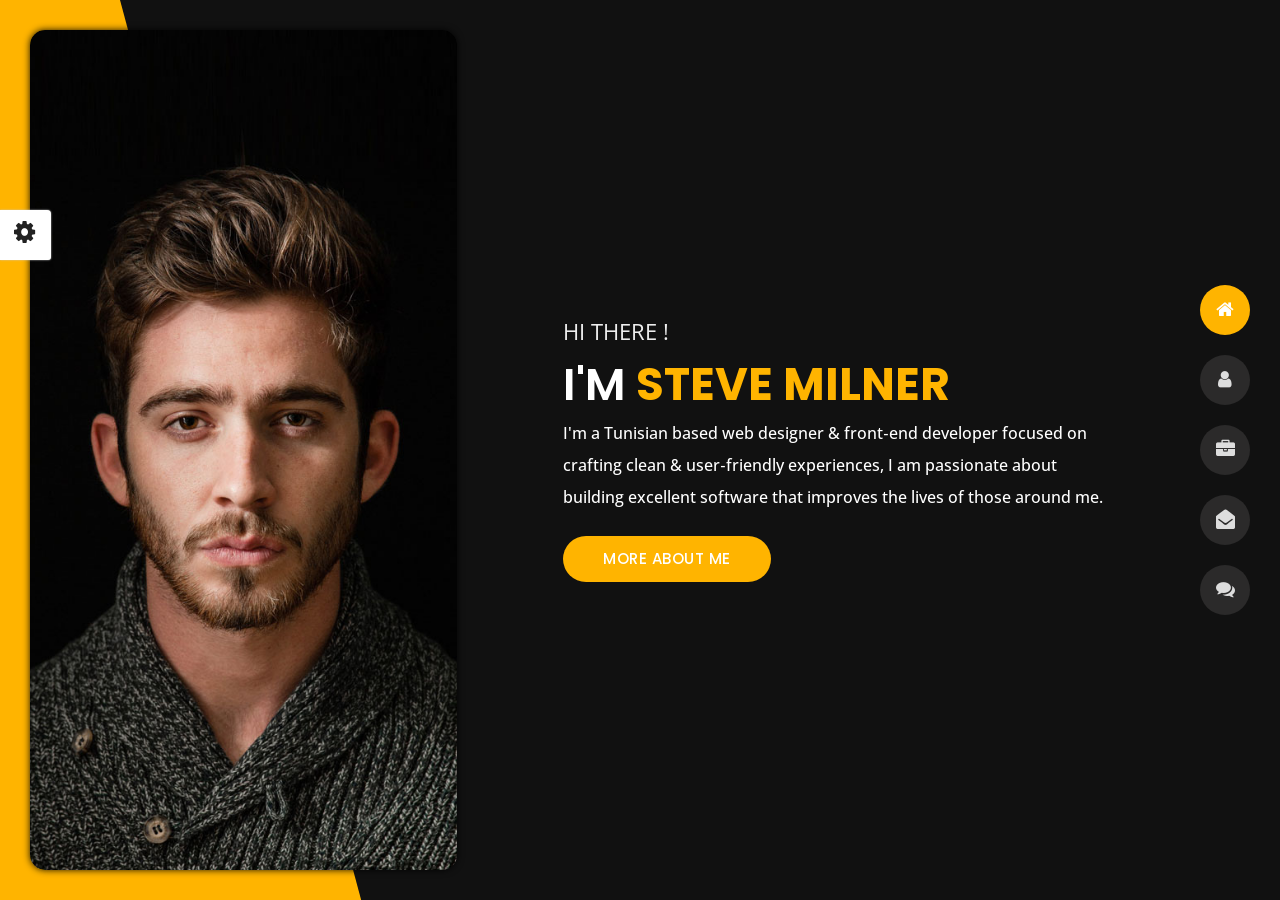
<file: Portfolio_3/index.html>
﻿<!DOCTYPE html>
<html lang="en">


<head>
    <meta charset="utf-8">
    <title> Personal Portfolio</title>
    <meta name="viewport" content="width=device-width, initial-scale=1">

    <!-- Template Google Fonts -->
    <link href="https://fonts.googleapis.com/css?family=Poppins:400,400i,500,500i,600,600i,700,700i,800,800i,900,900i" rel="stylesheet">
    <link href="https://fonts.googleapis.com/css?family=Open+Sans:300,400,400i,600,600i,700" rel="stylesheet">

    <!-- Template CSS Files -->
    <link href="css/bootstrap.min.css" rel="stylesheet">
    <link href="css/preloader.min.css" rel="stylesheet">
    <link href="css/circle.css" rel="stylesheet">
    <link href="css/font-awesome.min.css" rel="stylesheet">
    <link href="css/fm.revealator.jquery.min.css" rel="stylesheet">
    <link href="css/style.css" rel="stylesheet">

    <!-- CSS Skin File -->
    <link href="css/skins/yellow.css" rel="stylesheet">

    <!-- Live Style Switcher - demo only -->
    <link rel="alternate stylesheet" type="text/css" title="blue" href="css/skins/blue.css" />
    <link rel="alternate stylesheet" type="text/css" title="green" href="css/skins/green.css" />
    <link rel="alternate stylesheet" type="text/css" title="yellow" href="css/skins/yellow.css" />
    <link rel="alternate stylesheet" type="text/css" title="blueviolet" href="css/skins/blueviolet.css" />
    <link rel="alternate stylesheet" type="text/css" title="goldenrod" href="css/skins/goldenrod.css" />
    <link rel="alternate stylesheet" type="text/css" title="magenta" href="css/skins/magenta.css" />
    <link rel="alternate stylesheet" type="text/css" title="orange" href="css/skins/orange.css" />
    <link rel="alternate stylesheet" type="text/css" title="purple" href="css/skins/purple.css" />
    <link rel="alternate stylesheet" type="text/css" title="red" href="css/skins/red.css" />
    <link rel="alternate stylesheet" type="text/css" title="yellowgreen" href="css/skins/yellowgreen.css" />
    <link rel="stylesheet" type="text/css" href="css/styleswitcher.css" />

    <!-- Modernizr JS File -->
    <script src="js/modernizr.custom.js"></script>
</head>

<body class="home">
<!-- Live Style Switcher Starts - demo only -->
<div id="switcher" class="">
    <div class="content-switcher">
        <h4>STYLE SWITCHER</h4>
        <ul>
            <li>
                <a href="#" onclick="setActiveStyleSheet('purple');" title="purple" class="color"><img src="img/styleswitcher/purple.png" alt="purple"/></a>
            </li>
            <li>
                <a href="#" onclick="setActiveStyleSheet('red');" title="red" class="color"><img src="img/styleswitcher/red.png" alt="red"/></a>
            </li>
            <li>
                <a href="#" onclick="setActiveStyleSheet('blueviolet');" title="blueviolet" class="color"><img src="img/styleswitcher/blueviolet.png" alt="blueviolet"/></a>
            </li>
            <li>
                <a href="#" onclick="setActiveStyleSheet('blue');" title="blue" class="color"><img src="img/styleswitcher/blue.png" alt="blue"/></a>
            </li>
            <li>
                <a href="#" onclick="setActiveStyleSheet('goldenrod');" title="goldenrod" class="color"><img src="img/styleswitcher/goldenrod.png" alt="goldenrod"/></a>
            </li>
            <li>
                <a href="#" onclick="setActiveStyleSheet('magenta');" title="magenta" class="color"><img src="img/styleswitcher/magenta.png" alt="magenta"/></a>
            </li>
            <li>
                <a href="#" onclick="setActiveStyleSheet('yellowgreen');" title="yellowgreen" class="color"><img src="img/styleswitcher/yellowgreen.png" alt="yellowgreen"/></a>
            </li>
            <li>
                <a href="#" onclick="setActiveStyleSheet('orange');" title="orange" class="color"><img src="img/styleswitcher/orange.png" alt="orange"/></a>
            </li>
            <li>
                <a href="#" onclick="setActiveStyleSheet('green');" title="green" class="color"><img src="img/styleswitcher/green.png" alt="green"/></a>
            </li>
            <li>
                <a href="#" onclick="setActiveStyleSheet('yellow');" title="yellow" class="color"><img src="img/styleswitcher/yellow.png" alt="yellow"/></a>
            </li>
        </ul>
           <div id="hideSwitcher">&times;</div>
    </div>
</div>
<div id="showSwitcher" class="styleSecondColor"><i class="fa fa-cog fa-spin"></i></div>
<!-- Live Style Switcher Ends - demo only -->
<!-- Header Starts -->
<header class="header" id="navbar-collapse-toggle">
    <!-- Fixed Navigation Starts -->
    <ul class="icon-menu d-none d-lg-block revealator-slideup revealator-once revealator-delay1">
        <li class="icon-box active">
            <i class="fa fa-home"></i>
            <a href="index.html">
                <h2>Home</h2>
            </a>
        </li>
        <li class="icon-box">
            <i class="fa fa-user"></i>
            <a href="about.html">
                <h2>About</h2>
            </a>
        </li>
        <li class="icon-box">
            <i class="fa fa-briefcase"></i>
            <a href="portfolio.html">
                <h2>Portfolio</h2>
            </a>
        </li>
        <li class="icon-box">
            <i class="fa fa-envelope-open"></i>
            <a href="contact.html">
                <h2>Contact</h2>
            </a>
        </li>
        <li class="icon-box">
            <i class="fa fa-comments"></i>
            <a href="blog.html">
                <h2>Blog</h2>
            </a>
        </li>
    </ul>
    <!-- Fixed Navigation Ends -->
    <!-- Mobile Menu Starts -->
    <nav role="navigation" class="d-block d-lg-none">
        <div id="menuToggle">
            <input type="checkbox" />
            <span></span>
            <span></span>
            <span></span>
            <ul class="list-unstyled" id="menu">
                <li class="active"><a href="index.html"><i class="fa fa-home"></i><span>Home</span></a></li>
                <li><a href="about.html"><i class="fa fa-user"></i><span>About</span></a></li>
                <li><a href="portfolio.html"><i class="fa fa-folder-open"></i><span>Portfolio</span></a></li>
                <li><a href="contact.html"><i class="fa fa-envelope-open"></i><span>Contact</span></a></li>
                <li><a href="blog.html"><i class="fa fa-comments"></i><span>Blog</span></a></li>
            </ul>
        </div>
    </nav>
    <!-- Mobile Menu Ends -->
</header>
<!-- Header Ends -->
<!-- Main Content Starts -->
<section class="container-fluid main-container container-home p-0 revealator-slideup revealator-once revealator-delay1">
    <div class="color-block d-none d-lg-block"></div>
    <div class="row home-details-container align-items-center">
        <div class="col-lg-4 bg position-fixed d-none d-lg-block"></div>
        <div class="col-12 col-lg-8 offset-lg-4 home-details text-left text-sm-center text-lg-left">
            <div>
                <img src="img/img-mobile.jpg" class="img-fluid main-img-mobile d-none d-sm-block d-lg-none" alt="my picture" />
                <h6 class="text-uppercase open-sans-font mb-0 d-block d-sm-none d-lg-block">hi there !</h6>
                <h1 class="text-uppercase poppins-font"><span>I'm</span> steve milner</h1>
                <p class="open-sans-font">I'm a Tunisian based web designer & front‑end developer focused on crafting clean & user‑friendly experiences, I am passionate about building excellent software that improves the lives of those around me.</p>
                <a href="about.html" class="btn btn-about">more about me</a>
            </div>
        </div>
    </div>
</section>
<!-- Main Content Ends -->

<!-- Template JS Files -->
<script src="js/jquery-3.5.0.min.js"></script>
<script src="js/styleswitcher.js"></script>
<script src="js/preloader.min.js"></script>
<script src="js/fm.revealator.jquery.min.js"></script>
<script src="js/imagesloaded.pkgd.min.js"></script>
<script src="js/masonry.pkgd.min.js"></script>
<script src="js/classie.js"></script>
<script src="js/cbpGridGallery.js"></script>
<script src="js/jquery.hoverdir.js"></script>
<script src="js/popper.min.js"></script>
<script src="js/bootstrap.js"></script>
<script src="js/custom.js"></script>

</body>

</html>
</file>
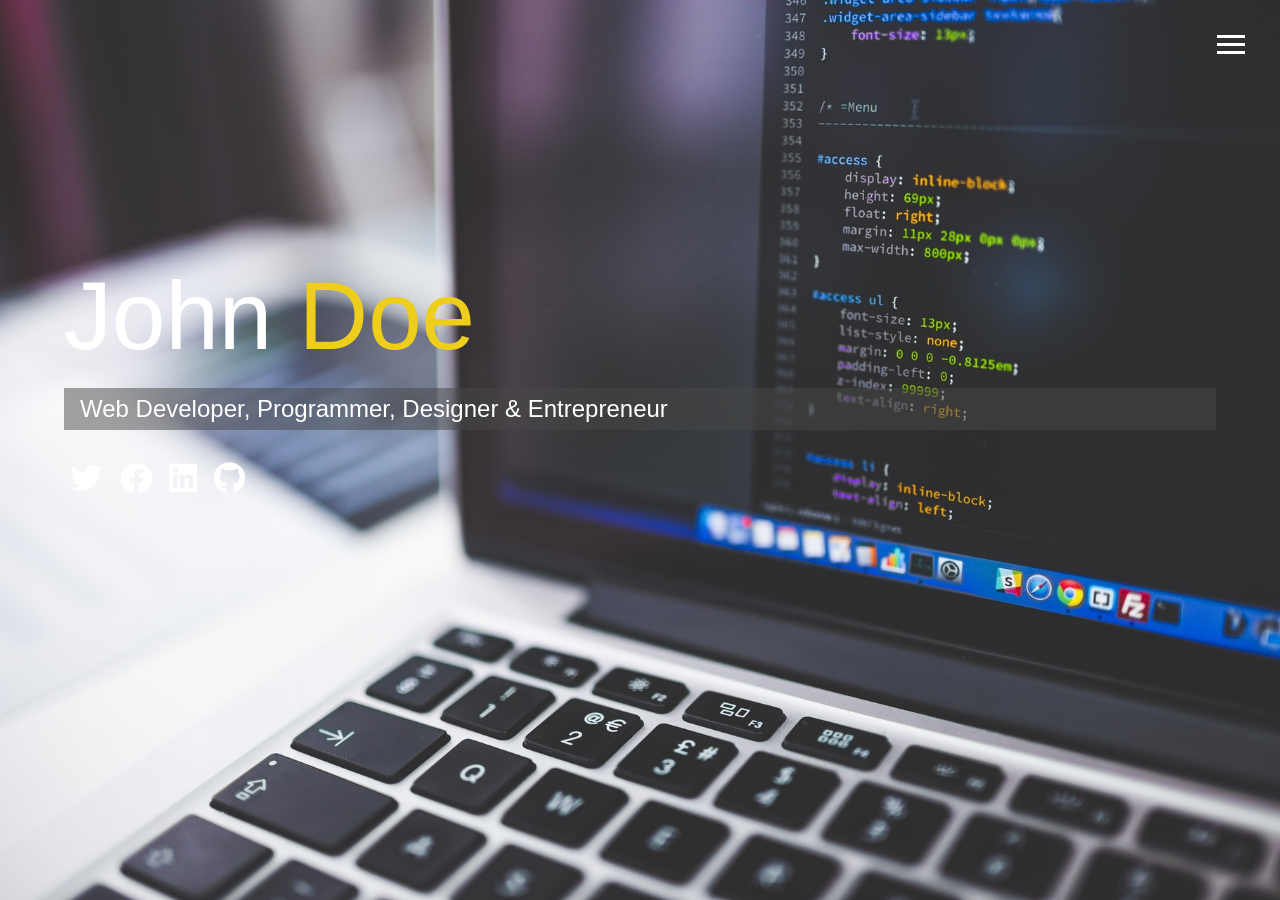
<file: Portfolio_9/index.html>
<!DOCTYPE html>
<html lang="en">

<head>
  <meta charset="UTF-8">
  <meta name="viewport" content="width=device-width, initial-scale=1.0">
  <meta http-equiv="X-UA-Compatible" content="ie=edge">
  <link rel="stylesheet" href="https://use.fontawesome.com/releases/v5.2.0/css/all.css" integrity="sha384-hWVjflwFxL6sNzntih27bfxkr27PmbbK/iSvJ+a4+0owXq79v+lsFkW54bOGbiDQ"
    crossorigin="anonymous">

  <link rel="stylesheet" href="css/main.css">
  <title>Welcome To My Portfolio</title>
</head>

<body id="bg-img">
  <header>
    <div class="menu-btn">
      <div class="btn-line"></div>
      <div class="btn-line"></div>
      <div class="btn-line"></div>
    </div>

    <nav class="menu">
      <div class="menu-branding">
        <div class="portrait"></div>
      </div>
      <ul class="menu-nav">
        <li class="nav-item current">
          <a href="index.html" class="nav-link">
            Home
          </a>
        </li>
        <li class="nav-item">
          <a href="about.html" class="nav-link">
            About Me
          </a>
        </li>
        <li class="nav-item">
          <a href="work.html" class="nav-link">
            My Work
          </a>
        </li>
        <li class="nav-item">
          <a href="contact.html" class="nav-link">
            How To Reach Me
          </a>
        </li>
      </ul>
    </nav>
  </header>

  <main id="home">
    <h1 class="lg-heading">
      John
      <span class="text-secondary">Doe</span>
    </h1>
    <h2 class="sm-heading">
      Web Developer, Programmer, Designer & Entrepreneur
    </h2>
    <div class="icons">
      <a href="#!">
        <i class="fab fa-twitter fa-2x"></i>
      </a>
      <a href="#!">
        <i class="fab fa-facebook fa-2x"></i>
      </a>
      <a href="#!">
        <i class="fab fa-linkedin fa-2x"></i>
      </a>
      <a href="#!">
        <i class="fab fa-github fa-2x"></i>
      </a>
    </div>
  </main>

  <script src="js/main.js"></script>
</body>

</html>
</file>
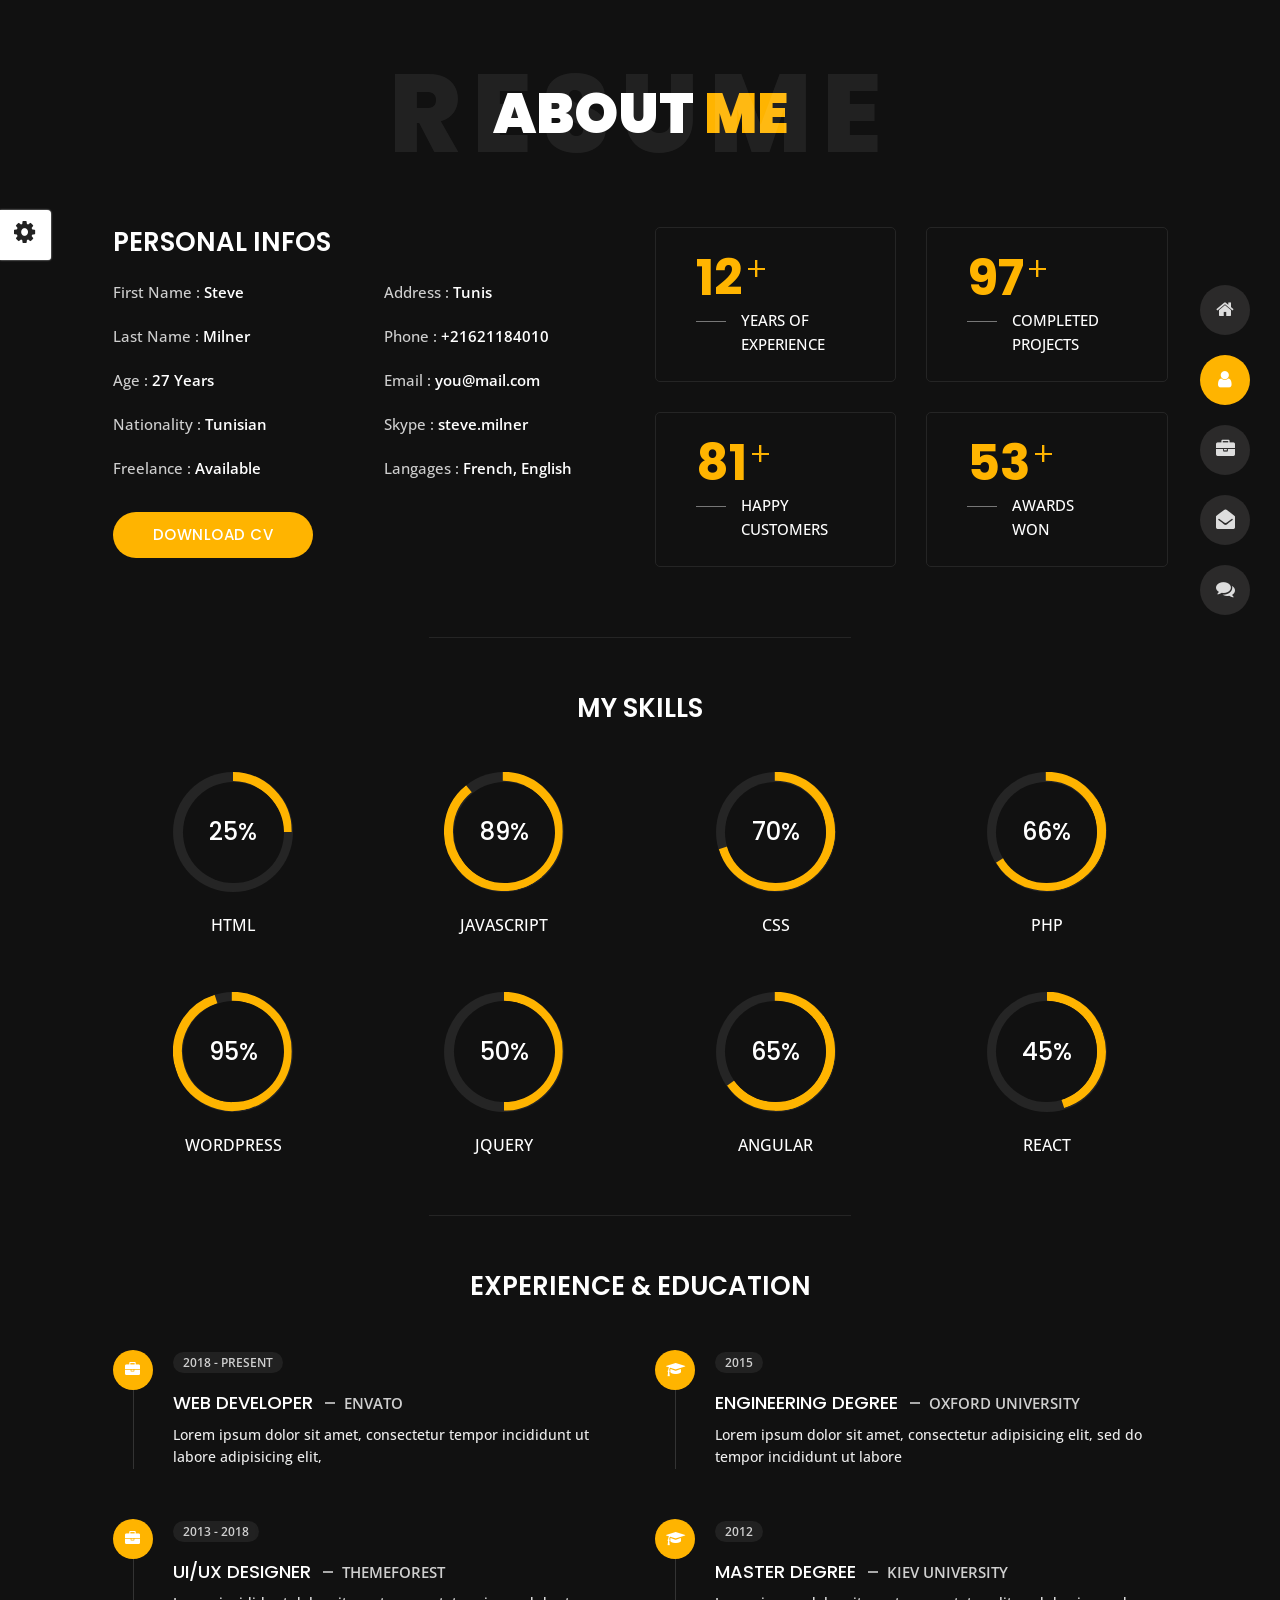
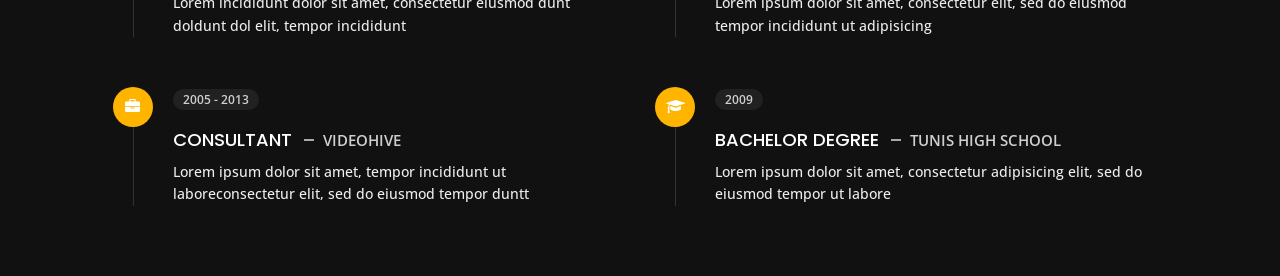
<file: Portfolio_3/about.html>
<!DOCTYPE html>
<html lang="en">


<head>
    <meta charset="utf-8">
    <title>About Personal Portfolio</title>
    <meta name="viewport" content="width=device-width, initial-scale=1">

    <!-- Template Google Fonts -->
    <link href="https://fonts.googleapis.com/css?family=Poppins:400,400i,500,500i,600,600i,700,700i,800,800i,900,900i" rel="stylesheet">
    <link href="https://fonts.googleapis.com/css?family=Open+Sans:300,400,400i,600,600i,700" rel="stylesheet">

    <!-- Template CSS Files -->
    <link href="css/bootstrap.min.css" rel="stylesheet">
    <link href="css/preloader.min.css" rel="stylesheet">
    <link href="css/circle.css" rel="stylesheet">
    <link href="css/font-awesome.min.css" rel="stylesheet">
    <link href="css/fm.revealator.jquery.min.css" rel="stylesheet">
    <link href="css/style.css" rel="stylesheet">

    <!-- CSS Skin File -->
    <link href="css/skins/yellow.css" rel="stylesheet">

    <!-- Live Style Switcher - demo only -->
    <link rel="alternate stylesheet" type="text/css" title="blue" href="css/skins/blue.css" />
    <link rel="alternate stylesheet" type="text/css" title="green" href="css/skins/green.css" />
    <link rel="alternate stylesheet" type="text/css" title="yellow" href="css/skins/yellow.css" />
    <link rel="alternate stylesheet" type="text/css" title="blueviolet" href="css/skins/blueviolet.css" />
    <link rel="alternate stylesheet" type="text/css" title="goldenrod" href="css/skins/goldenrod.css" />
    <link rel="alternate stylesheet" type="text/css" title="magenta" href="css/skins/magenta.css" />
    <link rel="alternate stylesheet" type="text/css" title="orange" href="css/skins/orange.css" />
    <link rel="alternate stylesheet" type="text/css" title="purple" href="css/skins/purple.css" />
    <link rel="alternate stylesheet" type="text/css" title="red" href="css/skins/red.css" />
    <link rel="alternate stylesheet" type="text/css" title="yellowgreen" href="css/skins/yellowgreen.css" />
    <link rel="stylesheet" type="text/css" href="css/styleswitcher.css" />

    <!-- Modernizr JS File -->
    <script src="js/modernizr.custom.js"></script>
</head>

<body class="about">
<!-- Live Style Switcher Starts - demo only -->
<div id="switcher" class="">
    <div class="content-switcher">
        <h4>STYLE SWITCHER</h4>
        <ul>
            <li>
                <a href="#" onclick="setActiveStyleSheet('purple');" title="purple" class="color"><img src="img/styleswitcher/purple.png" alt="purple"/></a>
            </li>
            <li>
                <a href="#" onclick="setActiveStyleSheet('red');" title="red" class="color"><img src="img/styleswitcher/red.png" alt="red"/></a>
            </li>
            <li>
                <a href="#" onclick="setActiveStyleSheet('blueviolet');" title="blueviolet" class="color"><img src="img/styleswitcher/blueviolet.png" alt="blueviolet"/></a>
            </li>
            <li>
                <a href="#" onclick="setActiveStyleSheet('blue');" title="blue" class="color"><img src="img/styleswitcher/blue.png" alt="blue"/></a>
            </li>
            <li>
                <a href="#" onclick="setActiveStyleSheet('goldenrod');" title="goldenrod" class="color"><img src="img/styleswitcher/goldenrod.png" alt="goldenrod"/></a>
            </li>
            <li>
                <a href="#" onclick="setActiveStyleSheet('magenta');" title="magenta" class="color"><img src="img/styleswitcher/magenta.png" alt="magenta"/></a>
            </li>
            <li>
                <a href="#" onclick="setActiveStyleSheet('yellowgreen');" title="yellowgreen" class="color"><img src="img/styleswitcher/yellowgreen.png" alt="yellowgreen"/></a>
            </li>
            <li>
                <a href="#" onclick="setActiveStyleSheet('orange');" title="orange" class="color"><img src="img/styleswitcher/orange.png" alt="orange"/></a>
            </li>
            <li>
                <a href="#" onclick="setActiveStyleSheet('green');" title="green" class="color"><img src="img/styleswitcher/green.png" alt="green"/></a>
            </li>
            <li>
                <a href="#" onclick="setActiveStyleSheet('yellow');" title="yellow" class="color"><img src="img/styleswitcher/yellow.png" alt="yellow"/></a>
            </li>
        </ul>

        <div id="hideSwitcher">&times;</div>
    </div>

</div>
<div id="showSwitcher" class="styleSecondColor"><i class="fa fa-cog fa-spin"></i></div>
<!-- Live Style Switcher Ends - demo only -->
<!-- Header Starts -->
<header class="header" id="navbar-collapse-toggle">
    <!-- Fixed Navigation Starts -->
    <ul class="icon-menu d-none d-lg-block revealator-slideup revealator-once revealator-delay1">
        <li class="icon-box">
            <i class="fa fa-home"></i>
            <a href="index.html">
                <h2>Home</h2>
            </a>
        </li>
        <li class="icon-box active">
            <i class="fa fa-user"></i>
            <a href="about.html">
                <h2>About</h2>
            </a>
        </li>
        <li class="icon-box">
            <i class="fa fa-briefcase"></i>
            <a href="portfolio.html">
                <h2>Portfolio</h2>
            </a>
        </li>
        <li class="icon-box">
            <i class="fa fa-envelope-open"></i>
            <a href="contact.html">
                <h2>Contact</h2>
            </a>
        </li>
        <li class="icon-box">
            <i class="fa fa-comments"></i>
            <a href="blog.html">
                <h2>Blog</h2>
            </a>
        </li>
    </ul>
    <!-- Fixed Navigation Ends -->
    <!-- Mobile Menu Starts -->
    <nav role="navigation" class="d-block d-lg-none">
        <div id="menuToggle">
            <input type="checkbox" />
            <span></span>
            <span></span>
            <span></span>
            <ul class="list-unstyled" id="menu">
                <li><a href="index.html"><i class="fa fa-home"></i><span>Home</span></a></li>
                <li class="active"><a href="about.html"><i class="fa fa-user"></i><span>About</span></a></li>
                <li><a href="portfolio.html"><i class="fa fa-folder-open"></i><span>Portfolio</span></a></li>
                <li><a href="contact.html"><i class="fa fa-envelope-open"></i><span>Contact</span></a></li>
                <li><a href="blog.html"><i class="fa fa-comments"></i><span>Blog</span></a></li>
            </ul>
        </div>
    </nav>
    <!-- Mobile Menu Ends -->
</header>
<!-- Header Ends -->
<!-- Page Title Starts -->
<section class="title-section text-left text-sm-center revealator-slideup revealator-once revealator-delay1">
    <h1>ABOUT <span>ME</span></h1>
    <span class="title-bg">Resume</span>
</section>
<!-- Page Title Ends -->
<!-- Main Content Starts -->
<section class="main-content revealator-slideup revealator-once revealator-delay1">
    <div class="container">
        <div class="row">
            <!-- Personal Info Starts -->
            <div class="col-12 col-lg-5 col-xl-6">
                <div class="row">
                    <div class="col-12">
                        <h3 class="text-uppercase custom-title mb-0 ft-wt-600">personal infos</h3>
                    </div>
                    <div class="col-12 d-block d-sm-none">
                        <img src="img/img-mobile.jpg" class="img-fluid main-img-mobile" alt="my picture" />
                    </div>
                    <div class="col-6">
                        <ul class="about-list list-unstyled open-sans-font">
                            <li> <span class="title">first name :</span> <span class="value d-block d-sm-inline-block d-lg-block d-xl-inline-block">Steve</span> </li>
                            <li> <span class="title">last name :</span> <span class="value d-block d-sm-inline-block d-lg-block d-xl-inline-block">Milner</span> </li>
                            <li> <span class="title">Age :</span> <span class="value d-block d-sm-inline-block d-lg-block d-xl-inline-block">27 Years</span> </li>
                            <li> <span class="title">Nationality :</span> <span class="value d-block d-sm-inline-block d-lg-block d-xl-inline-block">Tunisian</span> </li>
                            <li> <span class="title">Freelance :</span> <span class="value d-block d-sm-inline-block d-lg-block d-xl-inline-block">Available</span> </li>
                        </ul>
                    </div>
                    <div class="col-6">
                        <ul class="about-list list-unstyled open-sans-font">
                            <li> <span class="title">Address :</span> <span class="value d-block d-sm-inline-block d-lg-block d-xl-inline-block">Tunis</span> </li>
                            <li> <span class="title">phone :</span> <span class="value d-block d-sm-inline-block d-lg-block d-xl-inline-block">+21621184010</span> </li>
                            <li> <span class="title">Email :</span> <span class="value d-block d-sm-inline-block d-lg-block d-xl-inline-block">you@mail.com</span> </li>
                            <li> <span class="title">Skype :</span> <span class="value d-block d-sm-inline-block d-lg-block d-xl-inline-block">steve.milner</span> </li>
                            <li> <span class="title">langages :</span> <span class="value d-block d-sm-inline-block d-lg-block d-xl-inline-block">French, English</span> </li>
                        </ul>
                    </div>
                    <div class="col-12 mt-3">
                        <a href="about.html" class="btn btn-download">Download CV</a>
                    </div>
                </div>
            </div>
            <!-- Personal Info Ends -->
            <!-- Boxes Starts -->
            <div class="col-12 col-lg-7 col-xl-6 mt-5 mt-lg-0">
                <div class="row">
                    <div class="col-6">
                        <div class="box-stats with-margin">
                            <h3 class="poppins-font position-relative">12</h3>
                            <p class="open-sans-font m-0 position-relative text-uppercase">years of <span class="d-block">experience</span></p>
                        </div>
                    </div>
                    <div class="col-6">
                        <div class="box-stats with-margin">
                            <h3 class="poppins-font position-relative">97</h3>
                            <p class="open-sans-font m-0 position-relative text-uppercase">completed <span class="d-block">projects</span></p>
                        </div>
                    </div>
                    <div class="col-6">
                        <div class="box-stats">
                            <h3 class="poppins-font position-relative">81</h3>
                            <p class="open-sans-font m-0 position-relative text-uppercase">Happy<span class="d-block">customers</span></p>
                        </div>
                    </div>
                    <div class="col-6">
                        <div class="box-stats">
                            <h3 class="poppins-font position-relative">53</h3>
                            <p class="open-sans-font m-0 position-relative text-uppercase">awards <span class="d-block">won</span></p>
                        </div>
                    </div>
                </div>
            </div>
            <!-- Boxes Ends -->
        </div>
        <hr class="separator">
        <!-- Skills Starts -->
        <div class="row">
            <div class="col-12">
                <h3 class="text-uppercase pb-4 pb-sm-5 mb-3 mb-sm-0 text-left text-sm-center custom-title ft-wt-600">My Skills</h3>
            </div>
            <div class="col-6 col-md-3 mb-3 mb-sm-5">
                <div class="c100 p25">
                    <span>25%</span>
                    <div class="slice">
                        <div class="bar"></div>
                        <div class="fill"></div>
                    </div>
                </div>
                <h6 class="text-uppercase open-sans-font text-center mt-2 mt-sm-4">html</h6>
            </div>
            <div class="col-6 col-md-3 mb-3 mb-sm-5">
                <div class="c100 p89">
                    <span>89%</span>
                    <div class="slice">
                        <div class="bar"></div>
                        <div class="fill"></div>
                    </div>
                </div>
                <h6 class="text-uppercase open-sans-font text-center mt-2 mt-sm-4">javascript</h6>
            </div>
            <div class="col-6 col-md-3 mb-3 mb-sm-5">
                <div class="c100 p70">
                    <span>70%</span>
                    <div class="slice">
                        <div class="bar"></div>
                        <div class="fill"></div>
                    </div>
                </div>
                <h6 class="text-uppercase open-sans-font text-center mt-2 mt-sm-4">css</h6>
            </div>
            <div class="col-6 col-md-3 mb-3 mb-sm-5">
                <div class="c100 p66">
                    <span>66%</span>
                    <div class="slice">
                        <div class="bar"></div>
                        <div class="fill"></div>
                    </div>
                </div>
                <h6 class="text-uppercase open-sans-font text-center mt-2 mt-sm-4">php</h6>
            </div>
            <div class="col-6 col-md-3 mb-3 mb-sm-5">
                <div class="c100 p95">
                    <span>95%</span>
                    <div class="slice">
                        <div class="bar"></div>
                        <div class="fill"></div>
                    </div>
                </div>
                <h6 class="text-uppercase open-sans-font text-center mt-2 mt-sm-4">wordpress</h6>
            </div>
            <div class="col-6 col-md-3 mb-3 mb-sm-5">
                <div class="c100 p50">
                    <span>50%</span>
                    <div class="slice">
                        <div class="bar"></div>
                        <div class="fill"></div>
                    </div>
                </div>
                <h6 class="text-uppercase open-sans-font text-center mt-2 mt-sm-4">jquery</h6>
            </div>
            <div class="col-6 col-md-3 mb-3 mb-sm-5">
                <div class="c100 p65">
                    <span>65%</span>
                    <div class="slice">
                        <div class="bar"></div>
                        <div class="fill"></div>
                    </div>
                </div>
                <h6 class="text-uppercase open-sans-font text-center mt-2 mt-sm-4">angular</h6>
            </div>
            <div class="col-6 col-md-3 mb-3 mb-sm-5">
                <div class="c100 p45">
                    <span>45%</span>
                    <div class="slice">
                        <div class="bar"></div>
                        <div class="fill"></div>
                    </div>
                </div>
                <h6 class="text-uppercase open-sans-font text-center mt-2 mt-sm-4">react</h6>
            </div>
        </div>
        <!-- Skills Ends -->
        <hr class="separator mt-1">
        <!-- Experience & Education Starts -->
        <div class="row">
            <div class="col-12">
                <h3 class="text-uppercase pb-5 mb-0 text-left text-sm-center custom-title ft-wt-600">Experience <span>&</span> Education</h3>
            </div>
            <div class="col-lg-6 m-15px-tb">
                <div class="resume-box">
                    <ul>
                        <li>
                            <div class="icon">
                                <i class="fa fa-briefcase"></i>
                            </div>
                            <span class="time open-sans-font text-uppercase">2018 - Present</span>
                            <h5 class="poppins-font text-uppercase">Web Developer <span class="place open-sans-font">Envato</span></h5>
                            <p class="open-sans-font">Lorem ipsum dolor sit amet, consectetur tempor incididunt ut labore adipisicing elit, </p>
                        </li>
                        <li>
                            <div class="icon">
                                <i class="fa fa-briefcase"></i>
                            </div>
                            <span class="time open-sans-font text-uppercase">2013 - 2018</span>
                            <h5 class="poppins-font text-uppercase">UI/UX Designer <span class="place open-sans-font">Themeforest</span></h5>
                            <p class="open-sans-font">Lorem incididunt dolor sit amet, consectetur eiusmod dunt doldunt dol elit, tempor incididunt</p>
                        </li>
                        <li>
                            <div class="icon">
                                <i class="fa fa-briefcase"></i>
                            </div>
                            <span class="time open-sans-font text-uppercase">2005 - 2013</span>
                            <h5 class="poppins-font text-uppercase">Consultant <span class="place open-sans-font">Videohive</span></h5>
                            <p class="open-sans-font">Lorem ipsum dolor sit amet, tempor incididunt ut laboreconsectetur elit, sed do eiusmod tempor duntt</p>
                        </li>
                    </ul>
                </div>
            </div>
            <div class="col-lg-6 m-15px-tb">
                <div class="resume-box">
                    <ul>
                        <li>
                            <div class="icon">
                                <i class="fa fa-graduation-cap"></i>
                            </div>
                            <span class="time open-sans-font text-uppercase">2015</span>
                            <h5 class="poppins-font text-uppercase">Engineering Degree <span class="place open-sans-font">Oxford University</span></h5>
                            <p class="open-sans-font">Lorem ipsum dolor sit amet, consectetur adipisicing elit, sed do tempor incididunt ut labore</p>
                        </li>
                        <li>
                            <div class="icon">
                                <i class="fa fa-graduation-cap"></i>
                            </div>
                            <span class="time open-sans-font text-uppercase">2012</span>
                            <h5 class="poppins-font text-uppercase">Master Degree <span class="place open-sans-font">Kiev University</span></h5>
                            <p class="open-sans-font">Lorem ipsum dolor sit amet, consectetur elit, sed do eiusmod tempor incididunt ut adipisicing</p>
                        </li>
                        <li>
                            <div class="icon">
                                <i class="fa fa-graduation-cap"></i>
                            </div>
                            <span class="time open-sans-font text-uppercase">2009</span>
                            <h5 class="poppins-font text-uppercase">Bachelor Degree <span class="place open-sans-font">Tunis High School</span></h5>
                            <p class="open-sans-font">Lorem ipsum dolor sit amet, consectetur adipisicing elit, sed do eiusmod tempor ut labore</p>
                        </li>
                    </ul>
                </div>
            </div>
        </div>
        <!-- Experience & Education Ends -->
    </div>
</section>
<!-- Main Content Ends -->

<!-- Template JS Files -->
<script src="js/jquery-3.5.0.min.js"></script>
<script src="js/styleswitcher.js"></script>
<script src="js/preloader.min.js"></script>
<script src="js/fm.revealator.jquery.min.js"></script>
<script src="js/imagesloaded.pkgd.min.js"></script>
<script src="js/masonry.pkgd.min.js"></script>
<script src="js/classie.js"></script>
<script src="js/cbpGridGallery.js"></script>
<script src="js/jquery.hoverdir.js"></script>
<script src="js/popper.min.js"></script>
<script src="js/bootstrap.js"></script>
<script src="js/custom.js"></script>

</body>


</html>
</file>
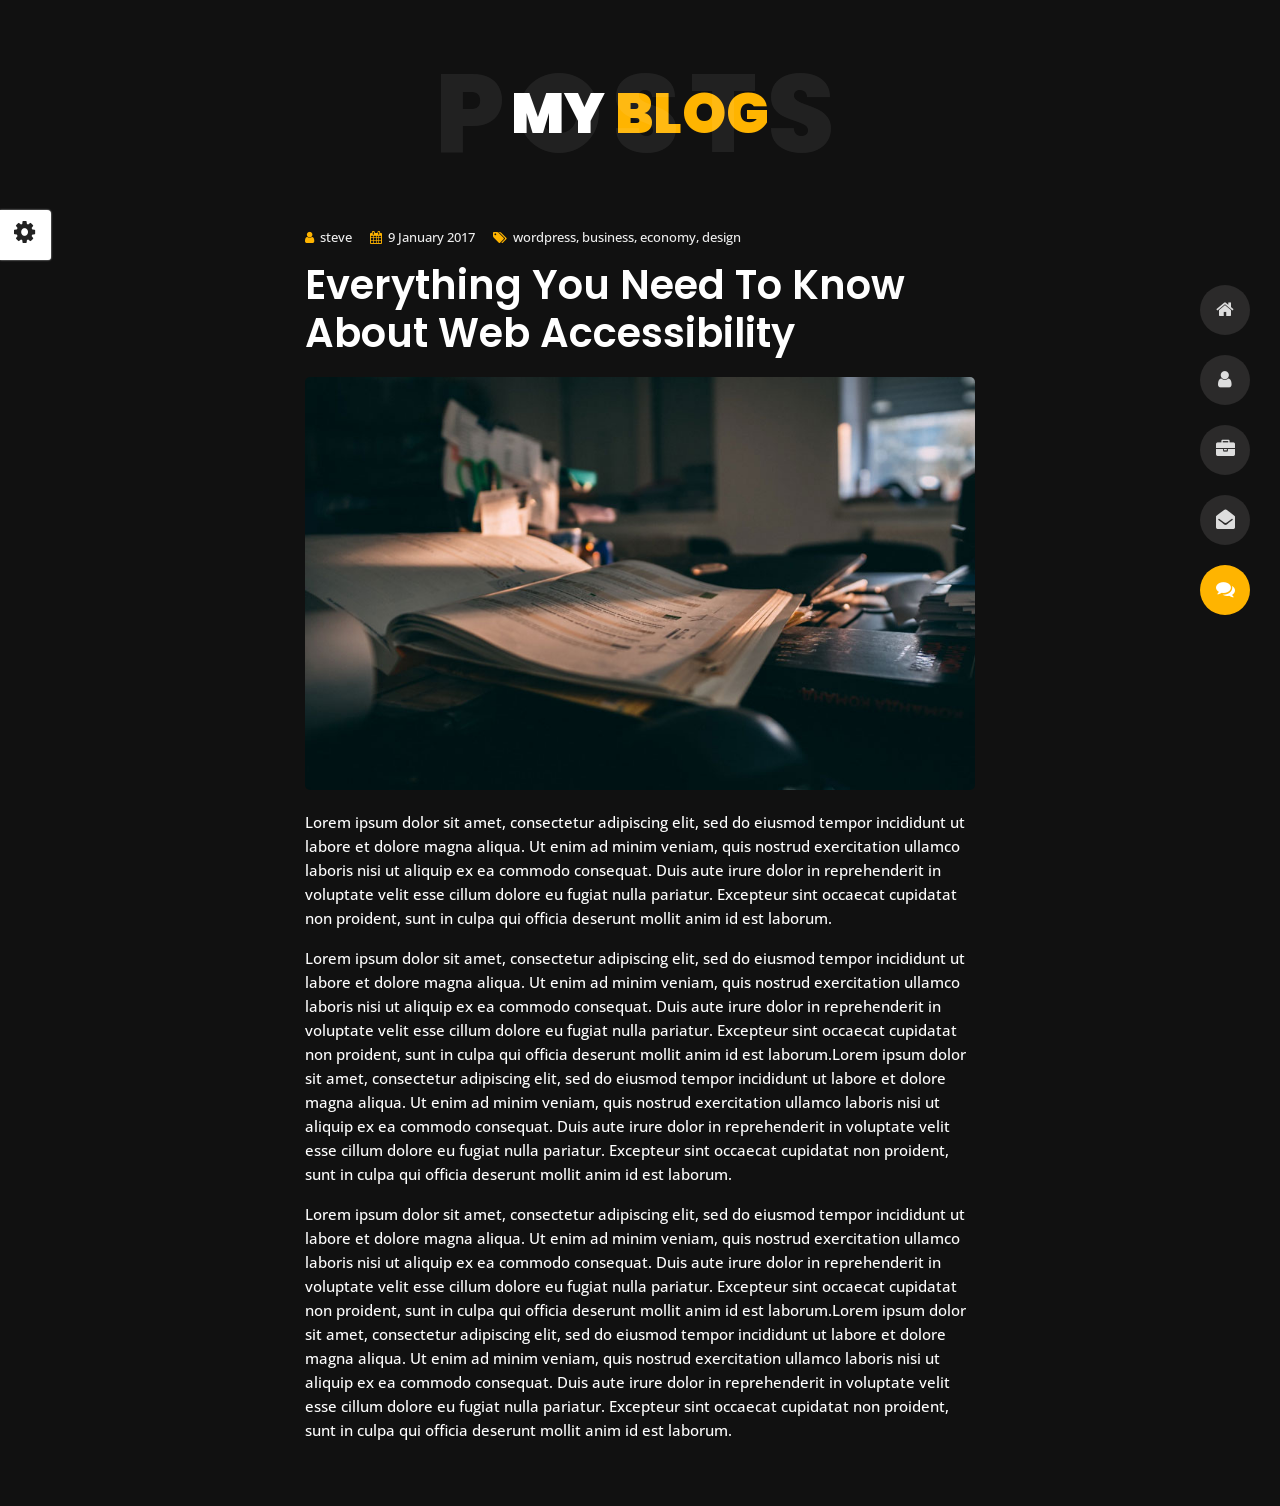
<file: Portfolio_3/blog-post.html>
<!DOCTYPE html>
<html lang="en">


<head>
    <meta charset="utf-8">
    <title>Blog - Personal Portfolio</title>
    <meta name="viewport" content="width=device-width, initial-scale=1">

    <!-- Template Google Fonts -->
    <link href="https://fonts.googleapis.com/css?family=Poppins:400,400i,500,500i,600,600i,700,700i,800,800i,900,900i" rel="stylesheet">
    <link href="https://fonts.googleapis.com/css?family=Open+Sans:300,400,400i,600,600i,700" rel="stylesheet">

    <!-- Template CSS Files -->
    <link href="css/bootstrap.min.css" rel="stylesheet">
    <link href="css/preloader.min.css" rel="stylesheet">
    <link href="css/circle.css" rel="stylesheet">
    <link href="css/font-awesome.min.css" rel="stylesheet">
    <link href="css/fm.revealator.jquery.min.css" rel="stylesheet">
    <link href="css/style.css" rel="stylesheet">

    <!-- CSS Skin File -->
    <link href="css/skins/yellow.css" rel="stylesheet">

    <!-- Live Style Switcher - demo only -->
    <link rel="alternate stylesheet" type="text/css" title="blue" href="css/skins/blue.css" />
    <link rel="alternate stylesheet" type="text/css" title="green" href="css/skins/green.css" />
    <link rel="alternate stylesheet" type="text/css" title="yellow" href="css/skins/yellow.css" />
    <link rel="alternate stylesheet" type="text/css" title="blueviolet" href="css/skins/blueviolet.css" />
    <link rel="alternate stylesheet" type="text/css" title="goldenrod" href="css/skins/goldenrod.css" />
    <link rel="alternate stylesheet" type="text/css" title="magenta" href="css/skins/magenta.css" />
    <link rel="alternate stylesheet" type="text/css" title="orange" href="css/skins/orange.css" />
    <link rel="alternate stylesheet" type="text/css" title="purple" href="css/skins/purple.css" />
    <link rel="alternate stylesheet" type="text/css" title="red" href="css/skins/red.css" />
    <link rel="alternate stylesheet" type="text/css" title="yellowgreen" href="css/skins/yellowgreen.css" />
    <link rel="stylesheet" type="text/css" href="css/styleswitcher.css" />

    <!-- Modernizr JS File -->
    <script src="js/modernizr.custom.js"></script>
</head>

<body class="blog-post">
<!-- Live Style Switcher Starts - demo only -->
<div id="switcher" class="">
    <div class="content-switcher">
        <h4>STYLE SWITCHER</h4>
        <ul>
            <li>
                <a href="#" onclick="setActiveStyleSheet('purple');" title="purple" class="color"><img src="img/styleswitcher/purple.png" alt="purple"/></a>
            </li>
            <li>
                <a href="#" onclick="setActiveStyleSheet('red');" title="red" class="color"><img src="img/styleswitcher/red.png" alt="red"/></a>
            </li>
            <li>
                <a href="#" onclick="setActiveStyleSheet('blueviolet');" title="blueviolet" class="color"><img src="img/styleswitcher/blueviolet.png" alt="blueviolet"/></a>
            </li>
            <li>
                <a href="#" onclick="setActiveStyleSheet('blue');" title="blue" class="color"><img src="img/styleswitcher/blue.png" alt="blue"/></a>
            </li>
            <li>
                <a href="#" onclick="setActiveStyleSheet('goldenrod');" title="goldenrod" class="color"><img src="img/styleswitcher/goldenrod.png" alt="goldenrod"/></a>
            </li>
            <li>
                <a href="#" onclick="setActiveStyleSheet('magenta');" title="magenta" class="color"><img src="img/styleswitcher/magenta.png" alt="magenta"/></a>
            </li>
            <li>
                <a href="#" onclick="setActiveStyleSheet('yellowgreen');" title="yellowgreen" class="color"><img src="img/styleswitcher/yellowgreen.png" alt="yellowgreen"/></a>
            </li>
            <li>
                <a href="#" onclick="setActiveStyleSheet('orange');" title="orange" class="color"><img src="img/styleswitcher/orange.png" alt="orange"/></a>
            </li>
            <li>
                <a href="#" onclick="setActiveStyleSheet('green');" title="green" class="color"><img src="img/styleswitcher/green.png" alt="green"/></a>
            </li>
            <li>
                <a href="#" onclick="setActiveStyleSheet('yellow');" title="yellow" class="color"><img src="img/styleswitcher/yellow.png" alt="yellow"/></a>
            </li>
        </ul>

       <div id="hideSwitcher">&times;</div>
    </div>
</div>
<div id="showSwitcher" class="styleSecondColor"><i class="fa fa-cog fa-spin"></i></div>
<!-- Live Style Switcher Ends - demo only -->
<!-- Header Starts -->
<header class="header" id="navbar-collapse-toggle">
    <!-- Fixed Navigation Starts -->
    <ul class="icon-menu d-none d-lg-block revealator-slideup revealator-once revealator-delay1">
        <li class="icon-box">
            <i class="fa fa-home"></i>
            <a href="index.html">
                <h2>Home</h2>
            </a>
        </li>
        <li class="icon-box">
            <i class="fa fa-user"></i>
            <a href="about.html">
                <h2>About</h2>
            </a>
        </li>
        <li class="icon-box">
            <i class="fa fa-briefcase"></i>
            <a href="portfolio.html">
                <h2>Portfolio</h2>
            </a>
        </li>
        <li class="icon-box">
            <i class="fa fa-envelope-open"></i>
            <a href="contact.html">
                <h2>Contact</h2>
            </a>
        </li>
        <li class="icon-box active">
            <i class="fa fa-comments"></i>
            <a href="blog.html">
                <h2>Blog</h2>
            </a>
        </li>
    </ul>
    <!-- Fixed Navigation Ends -->
    <!-- Mobile Menu Starts -->
    <nav role="navigation" class="d-block d-lg-none">
        <div id="menuToggle">
            <input type="checkbox" />
            <span></span>
            <span></span>
            <span></span>
            <ul class="list-unstyled" id="menu">
                <li><a href="index.html"><i class="fa fa-home"></i><span>Home</span></a></li>
                <li><a href="about.html"><i class="fa fa-user"></i><span>About</span></a></li>
                <li><a href="portfolio.html"><i class="fa fa-folder-open"></i><span>Portfolio</span></a></li>
                <li><a href="contact.html"><i class="fa fa-envelope-open"></i><span>Contact</span></a></li>
                <li class="active"><a href="blog.html"><i class="fa fa-comments"></i><span>Blog</span></a></li>
            </ul>
        </div>
    </nav>
    <!-- Mobile Menu Ends -->
</header>
<!-- Header Ends -->
<!-- Page Title Starts -->
<section class="title-section text-left text-sm-center revealator-slideup revealator-once revealator-delay1">
    <h1>my <span>blog</span></h1>
    <span class="title-bg">posts</span>
</section>
<!-- Page Title Ends -->
<!-- Main Content Starts -->
<section class="main-content revealator-slideup revealator-once revealator-delay1">
    <div class="container">
        <div class="row">
            <!-- Article Starts -->
            <article class="col-12">
                <!-- Meta Starts -->
                <div class="meta open-sans-font">
                    <span><i class="fa fa-user"></i> steve</span>
                    <span class="date"><i class="fa fa-calendar"></i> 9 January 2017</span>
                    <span><i class="fa fa-tags"></i> wordpress, business, economy, design</span>
                </div>
                <!-- Meta Ends -->
                <!-- Article Content Starts -->
                <h1 class="text-uppercase text-capitalize">Everything You Need to Know About Web Accessibility</h1>
                <img src="img/blog/blog-post-1.jpg" class="img-fluid" alt="Blog image"/>
                <div class="blog-excerpt open-sans-font pb-5">
                    <p>Lorem ipsum dolor sit amet, consectetur adipiscing elit, sed do eiusmod tempor incididunt ut labore et dolore magna aliqua. Ut enim ad minim veniam, quis nostrud exercitation ullamco laboris nisi ut aliquip ex ea commodo consequat.
                        Duis aute irure dolor in reprehenderit in voluptate velit esse cillum dolore eu fugiat nulla pariatur. Excepteur sint occaecat cupidatat non proident, sunt in culpa qui officia deserunt mollit anim id est laborum.</p>
                    <p>Lorem ipsum dolor sit amet, consectetur adipiscing elit, sed do eiusmod tempor incididunt ut labore et dolore magna aliqua. Ut enim ad minim veniam, quis nostrud exercitation ullamco laboris nisi ut aliquip ex ea commodo consequat.
                        Duis aute irure dolor in reprehenderit in voluptate velit esse cillum dolore eu fugiat nulla pariatur. Excepteur sint occaecat cupidatat non proident, sunt in culpa qui officia deserunt mollit anim id est laborum.Lorem ipsum
                        dolor sit amet, consectetur adipiscing elit, sed do eiusmod tempor incididunt ut labore et dolore magna aliqua. Ut enim ad minim veniam, quis nostrud exercitation ullamco laboris nisi ut aliquip ex ea commodo consequat. Duis
                        aute irure dolor in reprehenderit in voluptate velit esse cillum dolore eu fugiat nulla pariatur. Excepteur sint occaecat cupidatat non proident, sunt in culpa qui officia deserunt mollit anim id est laborum.</p>
                    <p>Lorem ipsum dolor sit amet, consectetur adipiscing elit, sed do eiusmod tempor incididunt ut labore et dolore magna aliqua. Ut enim ad minim veniam, quis nostrud exercitation ullamco laboris nisi ut aliquip ex ea commodo consequat.
                        Duis aute irure dolor in reprehenderit in voluptate velit esse cillum dolore eu fugiat nulla pariatur. Excepteur sint occaecat cupidatat non proident, sunt in culpa qui officia deserunt mollit anim id est laborum.Lorem ipsum
                        dolor sit amet, consectetur adipiscing elit, sed do eiusmod tempor incididunt ut labore et dolore magna aliqua. Ut enim ad minim veniam, quis nostrud exercitation ullamco laboris nisi ut aliquip ex ea commodo consequat. Duis
                        aute irure dolor in reprehenderit in voluptate velit esse cillum dolore eu fugiat nulla pariatur. Excepteur sint occaecat cupidatat non proident, sunt in culpa qui officia deserunt mollit anim id est laborum.</p>
                </div>
                <!-- Article Content Ends -->
            </article>
            <!-- Article Ends -->
        </div>
    </div>
</section>
<!-- Template JS Files -->
<script src="js/jquery-3.5.0.min.js"></script>
<script src="js/styleswitcher.js"></script>
<script src="js/preloader.min.js"></script>
<script src="js/fm.revealator.jquery.min.js"></script>
<script src="js/imagesloaded.pkgd.min.js"></script>
<script src="js/masonry.pkgd.min.js"></script>
<script src="js/classie.js"></script>
<script src="js/cbpGridGallery.js"></script>
<script src="js/jquery.hoverdir.js"></script>
<script src="js/popper.min.js"></script>
<script src="js/bootstrap.js"></script>
<script src="js/custom.js"></script>

</body>


</html>
</file>
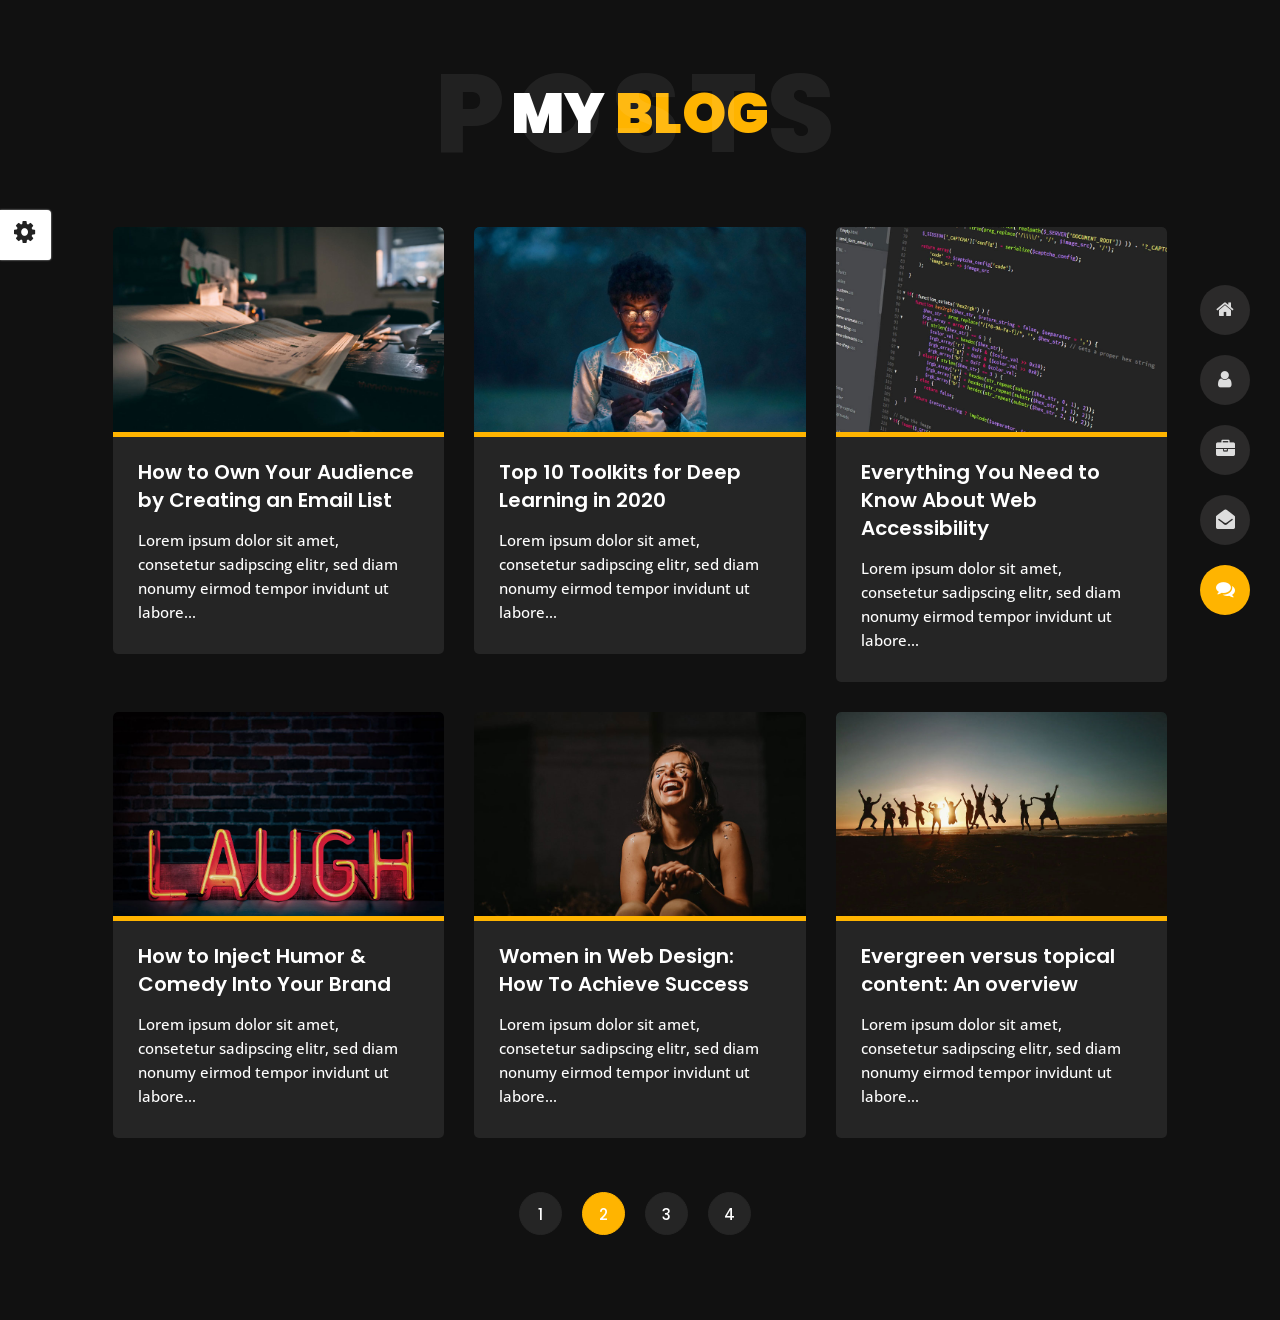
<file: Portfolio_3/blog.html>
﻿<!DOCTYPE html>
<html lang="en">


<head>
    <meta charset="utf-8">
    <title>Blog - Personal Portfolio</title>
    <meta name="viewport" content="width=device-width, initial-scale=1">

    <!-- Template Google Fonts -->
    <link href="https://fonts.googleapis.com/css?family=Poppins:400,400i,500,500i,600,600i,700,700i,800,800i,900,900i" rel="stylesheet">
    <link href="https://fonts.googleapis.com/css?family=Open+Sans:300,400,400i,600,600i,700" rel="stylesheet">

    <!-- Template CSS Files -->
    <link href="css/bootstrap.min.css" rel="stylesheet">
    <link href="css/preloader.min.css" rel="stylesheet">
    <link href="css/circle.css" rel="stylesheet">
    <link href="css/font-awesome.min.css" rel="stylesheet">
    <link href="css/fm.revealator.jquery.min.css" rel="stylesheet">
    <link href="css/style.css" rel="stylesheet">

    <!-- CSS Skin File -->
    <link href="css/skins/yellow.css" rel="stylesheet">

    <!-- Live Style Switcher - demo only -->
    <link rel="alternate stylesheet" type="text/css" title="blue" href="css/skins/blue.css" />
    <link rel="alternate stylesheet" type="text/css" title="green" href="css/skins/green.css" />
    <link rel="alternate stylesheet" type="text/css" title="yellow" href="css/skins/yellow.css" />
    <link rel="alternate stylesheet" type="text/css" title="blueviolet" href="css/skins/blueviolet.css" />
    <link rel="alternate stylesheet" type="text/css" title="goldenrod" href="css/skins/goldenrod.css" />
    <link rel="alternate stylesheet" type="text/css" title="magenta" href="css/skins/magenta.css" />
    <link rel="alternate stylesheet" type="text/css" title="orange" href="css/skins/orange.css" />
    <link rel="alternate stylesheet" type="text/css" title="purple" href="css/skins/purple.css" />
    <link rel="alternate stylesheet" type="text/css" title="red" href="css/skins/red.css" />
    <link rel="alternate stylesheet" type="text/css" title="yellowgreen" href="css/skins/yellowgreen.css" />
    <link rel="stylesheet" type="text/css" href="css/styleswitcher.css" />

    <!-- Modernizr JS File -->
    <script src="js/modernizr.custom.js"></script>
</head>

<body class="blog">
<!-- Live Style Switcher Starts - demo only -->
<div id="switcher" class="">
    <div class="content-switcher">
        <h4>STYLE SWITCHER</h4>
        <ul>
            <li>
                <a href="#" onclick="setActiveStyleSheet('purple');" title="purple" class="color"><img src="img/styleswitcher/purple.png" alt="purple"/></a>
            </li>
            <li>
                <a href="#" onclick="setActiveStyleSheet('red');" title="red" class="color"><img src="img/styleswitcher/red.png" alt="red"/></a>
            </li>
            <li>
                <a href="#" onclick="setActiveStyleSheet('blueviolet');" title="blueviolet" class="color"><img src="img/styleswitcher/blueviolet.png" alt="blueviolet"/></a>
            </li>
            <li>
                <a href="#" onclick="setActiveStyleSheet('blue');" title="blue" class="color"><img src="img/styleswitcher/blue.png" alt="blue"/></a>
            </li>
            <li>
                <a href="#" onclick="setActiveStyleSheet('goldenrod');" title="goldenrod" class="color"><img src="img/styleswitcher/goldenrod.png" alt="goldenrod"/></a>
            </li>
            <li>
                <a href="#" onclick="setActiveStyleSheet('magenta');" title="magenta" class="color"><img src="img/styleswitcher/magenta.png" alt="magenta"/></a>
            </li>
            <li>
                <a href="#" onclick="setActiveStyleSheet('yellowgreen');" title="yellowgreen" class="color"><img src="img/styleswitcher/yellowgreen.png" alt="yellowgreen"/></a>
            </li>
            <li>
                <a href="#" onclick="setActiveStyleSheet('orange');" title="orange" class="color"><img src="img/styleswitcher/orange.png" alt="orange"/></a>
            </li>
            <li>
                <a href="#" onclick="setActiveStyleSheet('green');" title="green" class="color"><img src="img/styleswitcher/green.png" alt="green"/></a>
            </li>
            <li>
                <a href="#" onclick="setActiveStyleSheet('yellow');" title="yellow" class="color"><img src="img/styleswitcher/yellow.png" alt="yellow"/></a>
            </li>
        </ul>

       <div id="hideSwitcher">&times;</div>
    </div>
</div>
<div id="showSwitcher" class="styleSecondColor"><i class="fa fa-cog fa-spin"></i></div>
<!-- Live Style Switcher Ends - demo only -->
<!-- Header Starts -->
<header class="header" id="navbar-collapse-toggle">
    <!-- Fixed Navigation Starts -->
    <ul class="icon-menu d-none d-lg-block revealator-slideup revealator-once revealator-delay1">
        <li class="icon-box">
            <i class="fa fa-home"></i>
            <a href="index.html">
                <h2>Home</h2>
            </a>
        </li>
        <li class="icon-box">
            <i class="fa fa-user"></i>
            <a href="about.html">
                <h2>About</h2>
            </a>
        </li>
        <li class="icon-box">
            <i class="fa fa-briefcase"></i>
            <a href="portfolio.html">
                <h2>Portfolio</h2>
            </a>
        </li>
        <li class="icon-box">
            <i class="fa fa-envelope-open"></i>
            <a href="contact.html">
                <h2>Contact</h2>
            </a>
        </li>
        <li class="icon-box active">
            <i class="fa fa-comments"></i>
            <a href="blog.html">
                <h2>Blog</h2>
            </a>
        </li>
    </ul>
    <!-- Fixed Navigation Ends -->
    <!-- Mobile Menu Starts -->
    <nav role="navigation" class="d-block d-lg-none">
        <div id="menuToggle">
            <input type="checkbox" />
            <span></span>
            <span></span>
            <span></span>
            <ul class="list-unstyled" id="menu">
                <li><a href="index.html"><i class="fa fa-home"></i><span>Home</span></a></li>
                <li><a href="about.html"><i class="fa fa-user"></i><span>About</span></a></li>
                <li><a href="portfolio.html"><i class="fa fa-folder-open"></i><span>Portfolio</span></a></li>
                <li><a href="contact.html"><i class="fa fa-envelope-open"></i><span>Contact</span></a></li>
                <li class="active"><a href="blog.html"><i class="fa fa-comments"></i><span>Blog</span></a></li>
            </ul>
        </div>
    </nav>
    <!-- Mobile Menu Ends -->
</header>
<!-- Header Ends -->
<!-- Page Title Starts -->
<section class="title-section text-left text-sm-center revealator-slideup revealator-once revealator-delay1">
    <h1>my <span>blog</span></h1>
    <span class="title-bg">posts</span>
</section>
<!-- Page Title Ends -->
<!-- Main Content Starts -->
<section class="main-content revealator-slideup revealator-once revealator-delay1">
    <div class="container">
        <!-- Articles Starts -->
        <div class="row">
            <!-- Article Starts -->
            <div class="col-12 col-md-6 col-lg-6 col-xl-4 mb-30">
                <article class="post-container">
                    <div class="post-thumb">
                        <a href="blog-post.html" class="d-block position-relative overflow-hidden">
                            <img src="img/blog/blog-post-1.jpg" class="img-fluid" alt="Blog Post">
                        </a>
                    </div>
                    <div class="post-content">
                        <div class="entry-header">
                            <h3><a href="blog-post.html">How to Own Your Audience by Creating an Email List</a></h3>
                        </div>
                        <div class="entry-content open-sans-font">
                            <p>Lorem ipsum dolor sit amet, consetetur sadipscing elitr, sed diam nonumy eirmod tempor invidunt ut labore...
                            </p>
                        </div>
                    </div>
                </article>
            </div>
            <!-- Article Ends -->
            <!-- Article Starts -->
            <div class="col-12 col-md-6 col-lg-6 col-xl-4 mb-30">
                <article class="post-container">
                    <div class="post-thumb">
                        <a href="blog-post.html" class="d-block position-relative overflow-hidden">
                            <img src="img/blog/blog-post-2.jpg" class="img-fluid" alt="">
                        </a>
                    </div>
                    <div class="post-content">
                        <div class="entry-header">
                            <h3><a href="blog-post.html">Top 10 Toolkits for Deep Learning in 2020</a></h3>
                        </div>
                        <div class="entry-content open-sans-font">
                            <p>Lorem ipsum dolor sit amet, consetetur sadipscing elitr, sed diam nonumy eirmod tempor invidunt ut labore...
                            </p>
                        </div>
                    </div>
                </article>
            </div>
            <!-- Article Ends -->
            <!-- Article Starts -->
            <div class="col-12 col-md-6 col-lg-6 col-xl-4 mb-30">
                <article class="post-container">
                    <div class="post-thumb">
                        <a href="blog-post.html" class="d-block position-relative overflow-hidden">
                            <img src="img/blog/blog-post-3.jpg" class="img-fluid" alt="">
                        </a>
                    </div>
                    <div class="post-content">
                        <div class="entry-header">
                            <h3><a href="blog-post.html">Everything You Need to Know About Web Accessibility</a></h3>
                        </div>
                        <div class="entry-content open-sans-font">
                            <p>Lorem ipsum dolor sit amet, consetetur sadipscing elitr, sed diam nonumy eirmod tempor invidunt ut labore...
                            </p>
                        </div>
                    </div>
                </article>
            </div>
            <!-- Article Ends -->
            <!-- Article Starts -->
            <div class="col-12 col-md-6 col-lg-6 col-xl-4 mb-30">
                <article class="post-container">
                    <div class="post-thumb">
                        <a href="blog-post.html" class="d-block position-relative overflow-hidden">
                            <img src="img/blog/blog-post-4.jpg" class="img-fluid" alt="">
                        </a>
                    </div>
                    <div class="post-content">
                        <div class="entry-header">
                            <h3><a href="blog-post.html">How to Inject Humor & Comedy Into Your Brand</a></h3>
                        </div>
                        <div class="entry-content open-sans-font">
                            <p>Lorem ipsum dolor sit amet, consetetur sadipscing elitr, sed diam nonumy eirmod tempor invidunt ut labore...
                            </p>
                        </div>
                    </div>
                </article>
            </div>
            <!-- Article Ends -->
            <!-- Article Starts -->
            <div class="col-12 col-md-6 col-lg-6 col-xl-4 mb-30">
                <article class="post-container">
                    <div class="post-thumb">
                        <a href="blog-post.html" class="d-block position-relative overflow-hidden">
                            <img src="img/blog/blog-post-5.jpg" class="img-fluid" alt="">
                        </a>
                    </div>
                    <div class="post-content">
                        <div class="entry-header">
                            <h3><a href="blog-post.html">Women in Web Design: How To Achieve Success</a></h3>
                        </div>
                        <div class="entry-content open-sans-font">
                            <p>Lorem ipsum dolor sit amet, consetetur sadipscing elitr, sed diam nonumy eirmod tempor invidunt ut labore...
                            </p>
                        </div>
                    </div>
                </article>
            </div>
            <!-- Article Ends -->
            <!-- Article Starts -->
            <div class="col-12 col-md-6 col-lg-6 col-xl-4 mb-30">
                <article class="post-container">
                    <div class="post-thumb">
                        <a href="blog-post.html" class="d-block position-relative overflow-hidden">
                            <img src="img/blog/blog-post-6.jpg" class="img-fluid" alt="">
                        </a>
                    </div>
                    <div class="post-content">
                        <div class="entry-header">
                            <h3><a href="blog-post.html">Evergreen versus topical content: An overview</a></h3>
                        </div>
                        <div class="entry-content open-sans-font">
                            <p>Lorem ipsum dolor sit amet, consetetur sadipscing elitr, sed diam nonumy eirmod tempor invidunt ut labore...
                            </p>
                        </div>
                    </div>
                </article>
            </div>
            <!-- Article Ends -->
            <!-- Pagination Starts -->
            <div class="col-12 mt-4">
                <nav aria-label="Page navigation example">
                    <ul class="pagination justify-content-center mb-0">
                        <li class="page-item"><a class="page-link" href="#">1</a></li>
                        <li class="page-item active"><a class="page-link" href="#">2</a></li>
                        <li class="page-item"><a class="page-link" href="#">3</a></li>
                        <li class="page-item"><a class="page-link" href="#">4</a></li>
                    </ul>
                </nav>
            </div>
            <!-- Pagination Ends -->
        </div>
        <!-- Articles Ends -->
    </div>

</section>

<!-- Template JS Files -->
<script src="js/jquery-3.5.0.min.js"></script>
<script src="js/styleswitcher.js"></script>
<script src="js/preloader.min.js"></script>
<script src="js/fm.revealator.jquery.min.js"></script>
<script src="js/imagesloaded.pkgd.min.js"></script>
<script src="js/masonry.pkgd.min.js"></script>
<script src="js/classie.js"></script>
<script src="js/cbpGridGallery.js"></script>
<script src="js/jquery.hoverdir.js"></script>
<script src="js/popper.min.js"></script>
<script src="js/bootstrap.js"></script>
<script src="js/custom.js"></script>

</body>


</html>
</file>
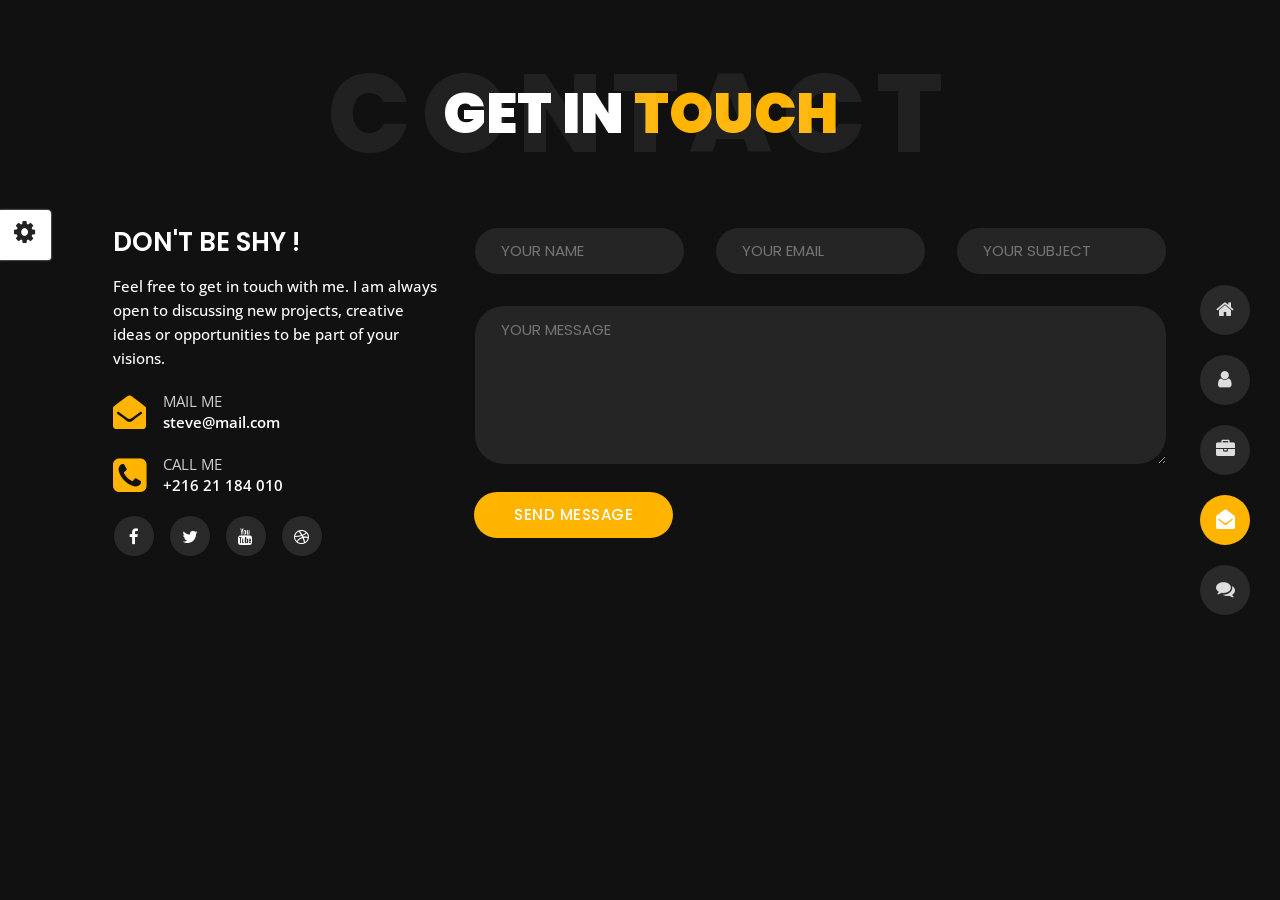
<file: Portfolio_3/contact.html>
<!DOCTYPE html>
<html lang="en">


<head>
    <meta charset="utf-8">
    <title>Contact - Personal Portfolio</title>
    <meta name="viewport" content="width=device-width, initial-scale=1">

    <!-- Template Google Fonts -->
    <link href="https://fonts.googleapis.com/css?family=Poppins:400,400i,500,500i,600,600i,700,700i,800,800i,900,900i" rel="stylesheet">
    <link href="https://fonts.googleapis.com/css?family=Open+Sans:300,400,400i,600,600i,700" rel="stylesheet">

    <!-- Template CSS Files -->
    <link href="css/bootstrap.min.css" rel="stylesheet">
    <link href="css/preloader.min.css" rel="stylesheet">
    <link href="css/circle.css" rel="stylesheet">
    <link href="css/font-awesome.min.css" rel="stylesheet">
    <link href="css/fm.revealator.jquery.min.css" rel="stylesheet">
    <link href="css/style.css" rel="stylesheet">

    <!-- CSS Skin File -->
    <link href="css/skins/yellow.css" rel="stylesheet">

    <!-- Live Style Switcher - demo only -->
    <link rel="alternate stylesheet" type="text/css" title="blue" href="css/skins/blue.css" />
    <link rel="alternate stylesheet" type="text/css" title="green" href="css/skins/green.css" />
    <link rel="alternate stylesheet" type="text/css" title="yellow" href="css/skins/yellow.css" />
    <link rel="alternate stylesheet" type="text/css" title="blueviolet" href="css/skins/blueviolet.css" />
    <link rel="alternate stylesheet" type="text/css" title="goldenrod" href="css/skins/goldenrod.css" />
    <link rel="alternate stylesheet" type="text/css" title="magenta" href="css/skins/magenta.css" />
    <link rel="alternate stylesheet" type="text/css" title="orange" href="css/skins/orange.css" />
    <link rel="alternate stylesheet" type="text/css" title="purple" href="css/skins/purple.css" />
    <link rel="alternate stylesheet" type="text/css" title="red" href="css/skins/red.css" />
    <link rel="alternate stylesheet" type="text/css" title="yellowgreen" href="css/skins/yellowgreen.css" />
    <link rel="stylesheet" type="text/css" href="css/styleswitcher.css" />

    <!-- Modernizr JS File -->
    <script src="js/modernizr.custom.js"></script>
</head>

<body class="contact">
<!-- Live Style Switcher Starts - demo only -->
<div id="switcher" class="">
    <div class="content-switcher">
        <h4>STYLE SWITCHER</h4>
        <ul>
            <li>
                <a href="#" onclick="setActiveStyleSheet('purple');" title="purple" class="color"><img src="img/styleswitcher/purple.png" alt="purple"/></a>
            </li>
            <li>
                <a href="#" onclick="setActiveStyleSheet('red');" title="red" class="color"><img src="img/styleswitcher/red.png" alt="red"/></a>
            </li>
            <li>
                <a href="#" onclick="setActiveStyleSheet('blueviolet');" title="blueviolet" class="color"><img src="img/styleswitcher/blueviolet.png" alt="blueviolet"/></a>
            </li>
            <li>
                <a href="#" onclick="setActiveStyleSheet('blue');" title="blue" class="color"><img src="img/styleswitcher/blue.png" alt="blue"/></a>
            </li>
            <li>
                <a href="#" onclick="setActiveStyleSheet('goldenrod');" title="goldenrod" class="color"><img src="img/styleswitcher/goldenrod.png" alt="goldenrod"/></a>
            </li>
            <li>
                <a href="#" onclick="setActiveStyleSheet('magenta');" title="magenta" class="color"><img src="img/styleswitcher/magenta.png" alt="magenta"/></a>
            </li>
            <li>
                <a href="#" onclick="setActiveStyleSheet('yellowgreen');" title="yellowgreen" class="color"><img src="img/styleswitcher/yellowgreen.png" alt="yellowgreen"/></a>
            </li>
            <li>
                <a href="#" onclick="setActiveStyleSheet('orange');" title="orange" class="color"><img src="img/styleswitcher/orange.png" alt="orange"/></a>
            </li>
            <li>
                <a href="#" onclick="setActiveStyleSheet('green');" title="green" class="color"><img src="img/styleswitcher/green.png" alt="green"/></a>
            </li>
            <li>
                <a href="#" onclick="setActiveStyleSheet('yellow');" title="yellow" class="color"><img src="img/styleswitcher/yellow.png" alt="yellow"/></a>
            </li>
        </ul>

        <div id="hideSwitcher">&times;</div>
    </div>
</div>
<div id="showSwitcher" class="styleSecondColor"><i class="fa fa-cog fa-spin"></i></div>
<!-- Live Style Switcher Ends - demo only -->
<!-- Header Starts -->
<header class="header" id="navbar-collapse-toggle">
    <!-- Fixed Navigation Starts -->
    <ul class="icon-menu d-none d-lg-block revealator-slideup revealator-once revealator-delay1">
        <li class="icon-box">
            <i class="fa fa-home"></i>
            <a href="index.html">
                <h2>Home</h2>
            </a>
        </li>
        <li class="icon-box">
            <i class="fa fa-user"></i>
            <a href="about.html">
                <h2>About</h2>
            </a>
        </li>
        <li class="icon-box">
            <i class="fa fa-briefcase"></i>
            <a href="portfolio.html">
                <h2>Portfolio</h2>
            </a>
        </li>
        <li class="icon-box active">
            <i class="fa fa-envelope-open"></i>
            <a href="contact.html">
                <h2>Contact</h2>
            </a>
        </li>
        <li class="icon-box">
            <i class="fa fa-comments"></i>
            <a href="blog.html">
                <h2>Blog</h2>
            </a>
        </li>
    </ul>
    <!-- Fixed Navigation Ends -->
    <!-- Mobile Menu Starts -->
    <nav role="navigation" class="d-block d-lg-none">
        <div id="menuToggle">
            <input type="checkbox" />
            <span></span>
            <span></span>
            <span></span>
            <ul class="list-unstyled" id="menu">
                <li><a href="index.html"><i class="fa fa-home"></i><span>Home</span></a></li>
                <li><a href="about.html"><i class="fa fa-user"></i><span>About</span></a></li>
                <li><a href="portfolio.html"><i class="fa fa-folder-open"></i><span>Portfolio</span></a></li>
                <li class="active"><a href="contact.html"><i class="fa fa-envelope-open"></i><span>Contact</span></a></li>
                <li><a href="blog.html"><i class="fa fa-comments"></i><span>Blog</span></a></li>
            </ul>
        </div>
    </nav>
    <!-- Mobile Menu Ends -->
</header>
<!-- Header Ends -->
<!-- Page Title Starts -->
<section class="title-section text-left text-sm-center revealator-slideup revealator-once revealator-delay1">
    <h1>get in <span>touch</span></h1>
    <span class="title-bg">contact</span>
</section>
<!-- Page Title Ends -->
<!-- Main Content Starts -->
<section class="main-content revealator-slideup revealator-once revealator-delay1">
    <div class="container">
        <div class="row">
            <!-- Left Side Starts -->
            <div class="col-12 col-lg-4">
                <h3 class="text-uppercase custom-title mb-0 ft-wt-600 pb-3">Don't be shy !</h3>
                <p class="open-sans-font mb-3">Feel free to get in touch with me. I am always open to discussing new projects, creative ideas or opportunities to be part of your visions.</p>
                <p class="open-sans-font custom-span-contact position-relative">
                    <i class="fa fa-envelope-open position-absolute"></i>
                    <span class="d-block">mail me</span>steve@mail.com
                </p>
                <p class="open-sans-font custom-span-contact position-relative">
                    <i class="fa fa-phone-square position-absolute"></i>
                    <span class="d-block">call me</span>+216 21 184 010
                </p>
                <ul class="social list-unstyled pt-1 mb-5">
                    <li class="facebook"><a title="Facebook" href="#"><i class="fa fa-facebook"></i></a>
                    </li>
                    <li class="twitter"><a title="Twitter" href="#"><i class="fa fa-twitter"></i></a>
                    </li>
                    <li class="youtube"><a title="Youtube" href="#"><i class="fa fa-youtube"></i></a>
                    </li>
                    <li class="dribbble"><a title="Dribbble" href="#"><i class="fa fa-dribbble"></i></a>
                    </li>
                </ul>
            </div>
            <!-- Left Side Ends -->
            <!-- Contact Form Starts -->
            <div class="col-12 col-lg-8">
                <form class="contactform" method="post" action="http://slimhamdi.net/tunis/dark/php/process-form.php">
                    <div class="contactform">
                        <div class="row">
                            <div class="col-12 col-md-4">
                                <input type="text" name="name" placeholder="YOUR NAME">
                            </div>
                            <div class="col-12 col-md-4">
                                <input type="email" name="email" placeholder="YOUR EMAIL">
                            </div>
                            <div class="col-12 col-md-4">
                                <input type="text" name="subject" placeholder="YOUR SUBJECT">
                            </div>
                            <div class="col-12">
                                <textarea name="message" placeholder="YOUR MESSAGE"></textarea>
                                <button type="submit" class="btn btn-contact">Send Message</button>
                            </div>
                            <div class="col-12 form-message">
                                <span class="output_message text-center font-weight-600 text-uppercase"></span>
                            </div>
                        </div>
                    </div>
                </form>
            </div>
            <!-- Contact Form Ends -->
        </div>
    </div>

</section>
<!-- Template JS Files -->
<script src="js/jquery-3.5.0.min.js"></script>
<script src="js/styleswitcher.js"></script>
<script src="js/preloader.min.js"></script>
<script src="js/fm.revealator.jquery.min.js"></script>
<script src="js/imagesloaded.pkgd.min.js"></script>
<script src="js/masonry.pkgd.min.js"></script>
<script src="js/classie.js"></script>
<script src="js/cbpGridGallery.js"></script>
<script src="js/jquery.hoverdir.js"></script>
<script src="js/popper.min.js"></script>
<script src="js/bootstrap.js"></script>
<script src="js/custom.js"></script>

</body>


</html>
</file>
<file: Portfolio_3/css/circle.css>
.rect-auto,
.c100.p51 .slice,
.c100.p52 .slice,
.c100.p53 .slice,
.c100.p54 .slice,
.c100.p55 .slice,
.c100.p56 .slice,
.c100.p57 .slice,
.c100.p58 .slice,
.c100.p59 .slice,
.c100.p60 .slice,
.c100.p61 .slice,
.c100.p62 .slice,
.c100.p63 .slice,
.c100.p64 .slice,
.c100.p65 .slice,
.c100.p66 .slice,
.c100.p67 .slice,
.c100.p68 .slice,
.c100.p69 .slice,
.c100.p70 .slice,
.c100.p71 .slice,
.c100.p72 .slice,
.c100.p73 .slice,
.c100.p74 .slice,
.c100.p75 .slice,
.c100.p76 .slice,
.c100.p77 .slice,
.c100.p78 .slice,
.c100.p79 .slice,
.c100.p80 .slice,
.c100.p81 .slice,
.c100.p82 .slice,
.c100.p83 .slice,
.c100.p84 .slice,
.c100.p85 .slice,
.c100.p86 .slice,
.c100.p87 .slice,
.c100.p88 .slice,
.c100.p89 .slice,
.c100.p90 .slice,
.c100.p91 .slice,
.c100.p92 .slice,
.c100.p93 .slice,
.c100.p94 .slice,
.c100.p95 .slice,
.c100.p96 .slice,
.c100.p97 .slice,
.c100.p98 .slice,
.c100.p99 .slice,
.c100.p100 .slice {
  clip: rect(auto, auto, auto, auto);
}
.pie,
.c100 .bar,
.c100.p51 .fill,
.c100.p52 .fill,
.c100.p53 .fill,
.c100.p54 .fill,
.c100.p55 .fill,
.c100.p56 .fill,
.c100.p57 .fill,
.c100.p58 .fill,
.c100.p59 .fill,
.c100.p60 .fill,
.c100.p61 .fill,
.c100.p62 .fill,
.c100.p63 .fill,
.c100.p64 .fill,
.c100.p65 .fill,
.c100.p66 .fill,
.c100.p67 .fill,
.c100.p68 .fill,
.c100.p69 .fill,
.c100.p70 .fill,
.c100.p71 .fill,
.c100.p72 .fill,
.c100.p73 .fill,
.c100.p74 .fill,
.c100.p75 .fill,
.c100.p76 .fill,
.c100.p77 .fill,
.c100.p78 .fill,
.c100.p79 .fill,
.c100.p80 .fill,
.c100.p81 .fill,
.c100.p82 .fill,
.c100.p83 .fill,
.c100.p84 .fill,
.c100.p85 .fill,
.c100.p86 .fill,
.c100.p87 .fill,
.c100.p88 .fill,
.c100.p89 .fill,
.c100.p90 .fill,
.c100.p91 .fill,
.c100.p92 .fill,
.c100.p93 .fill,
.c100.p94 .fill,
.c100.p95 .fill,
.c100.p96 .fill,
.c100.p97 .fill,
.c100.p98 .fill,
.c100.p99 .fill,
.c100.p100 .fill {
  position: absolute;
  border: 0.08em solid #307bbb;
  width: 0.84em;
  height: 0.84em;
  clip: rect(0em, 0.5em, 1em, 0em);
  border-radius: 50%;
  -webkit-transform: rotate(0deg);
  -moz-transform: rotate(0deg);
  -ms-transform: rotate(0deg);
  -o-transform: rotate(0deg);
  transform: rotate(0deg);
}
.pie-fill,
.c100.p51 .bar:after,
.c100.p51 .fill,
.c100.p52 .bar:after,
.c100.p52 .fill,
.c100.p53 .bar:after,
.c100.p53 .fill,
.c100.p54 .bar:after,
.c100.p54 .fill,
.c100.p55 .bar:after,
.c100.p55 .fill,
.c100.p56 .bar:after,
.c100.p56 .fill,
.c100.p57 .bar:after,
.c100.p57 .fill,
.c100.p58 .bar:after,
.c100.p58 .fill,
.c100.p59 .bar:after,
.c100.p59 .fill,
.c100.p60 .bar:after,
.c100.p60 .fill,
.c100.p61 .bar:after,
.c100.p61 .fill,
.c100.p62 .bar:after,
.c100.p62 .fill,
.c100.p63 .bar:after,
.c100.p63 .fill,
.c100.p64 .bar:after,
.c100.p64 .fill,
.c100.p65 .bar:after,
.c100.p65 .fill,
.c100.p66 .bar:after,
.c100.p66 .fill,
.c100.p67 .bar:after,
.c100.p67 .fill,
.c100.p68 .bar:after,
.c100.p68 .fill,
.c100.p69 .bar:after,
.c100.p69 .fill,
.c100.p70 .bar:after,
.c100.p70 .fill,
.c100.p71 .bar:after,
.c100.p71 .fill,
.c100.p72 .bar:after,
.c100.p72 .fill,
.c100.p73 .bar:after,
.c100.p73 .fill,
.c100.p74 .bar:after,
.c100.p74 .fill,
.c100.p75 .bar:after,
.c100.p75 .fill,
.c100.p76 .bar:after,
.c100.p76 .fill,
.c100.p77 .bar:after,
.c100.p77 .fill,
.c100.p78 .bar:after,
.c100.p78 .fill,
.c100.p79 .bar:after,
.c100.p79 .fill,
.c100.p80 .bar:after,
.c100.p80 .fill,
.c100.p81 .bar:after,
.c100.p81 .fill,
.c100.p82 .bar:after,
.c100.p82 .fill,
.c100.p83 .bar:after,
.c100.p83 .fill,
.c100.p84 .bar:after,
.c100.p84 .fill,
.c100.p85 .bar:after,
.c100.p85 .fill,
.c100.p86 .bar:after,
.c100.p86 .fill,
.c100.p87 .bar:after,
.c100.p87 .fill,
.c100.p88 .bar:after,
.c100.p88 .fill,
.c100.p89 .bar:after,
.c100.p89 .fill,
.c100.p90 .bar:after,
.c100.p90 .fill,
.c100.p91 .bar:after,
.c100.p91 .fill,
.c100.p92 .bar:after,
.c100.p92 .fill,
.c100.p93 .bar:after,
.c100.p93 .fill,
.c100.p94 .bar:after,
.c100.p94 .fill,
.c100.p95 .bar:after,
.c100.p95 .fill,
.c100.p96 .bar:after,
.c100.p96 .fill,
.c100.p97 .bar:after,
.c100.p97 .fill,
.c100.p98 .bar:after,
.c100.p98 .fill,
.c100.p99 .bar:after,
.c100.p99 .fill,
.c100.p100 .bar:after,
.c100.p100 .fill {
  -webkit-transform: rotate(180deg);
  -moz-transform: rotate(180deg);
  -ms-transform: rotate(180deg);
  -o-transform: rotate(180deg);
  transform: rotate(180deg);
}
.c100 {
  position: relative;
  font-size: 120px;
  width: 1em;
  height: 1em;
  border-radius: 50%;
  float: left;
  margin: 0 0.1em 0.1em 0;
  background-color: #cccccc;
}
.c100 *,
.c100 *:before,
.c100 *:after {
  -webkit-box-sizing: content-box;
  -moz-box-sizing: content-box;
  box-sizing: content-box;
}
.c100.center {
  float: none;
  margin: 0 auto;
}
.c100.big {
  font-size: 240px;
}
.c100.small {
  font-size: 80px;
}
.c100 > span {
  position: absolute;
  width: 100%;
  z-index: 1;
  left: 0;
  top: 0;
  width: 5em;
  line-height: 5em;
  font-size: 0.2em;
  color: #cccccc;
  display: block;
  text-align: center;
  white-space: nowrap;
  -webkit-transition-property: all;
  -moz-transition-property: all;
  -o-transition-property: all;
  transition-property: all;
  -webkit-transition-duration: 0.2s;
  -moz-transition-duration: 0.2s;
  -o-transition-duration: 0.2s;
  transition-duration: 0.2s;
  -webkit-transition-timing-function: ease-out;
  -moz-transition-timing-function: ease-out;
  -o-transition-timing-function: ease-out;
  transition-timing-function: ease-out;
}
.c100:after {
  position: absolute;
  top: 0.08em;
  left: 0.08em;
  display: block;
  content: " ";
  border-radius: 50%;
  background-color: #f5f5f5;
  width: 0.84em;
  height: 0.84em;
  -webkit-transition-property: all;
  -moz-transition-property: all;
  -o-transition-property: all;
  transition-property: all;
  -webkit-transition-duration: 0.2s;
  -moz-transition-duration: 0.2s;
  -o-transition-duration: 0.2s;
  transition-duration: 0.2s;
  -webkit-transition-timing-function: ease-in;
  -moz-transition-timing-function: ease-in;
  -o-transition-timing-function: ease-in;
  transition-timing-function: ease-in;
}
.c100 .slice {
  position: absolute;
  width: 1em;
  height: 1em;
  clip: rect(0em, 1em, 1em, 0.5em);
}
.c100.p1 .bar {
  -webkit-transform: rotate(3.6deg);
  -moz-transform: rotate(3.6deg);
  -ms-transform: rotate(3.6deg);
  -o-transform: rotate(3.6deg);
  transform: rotate(3.6deg);
}
.c100.p2 .bar {
  -webkit-transform: rotate(7.2deg);
  -moz-transform: rotate(7.2deg);
  -ms-transform: rotate(7.2deg);
  -o-transform: rotate(7.2deg);
  transform: rotate(7.2deg);
}
.c100.p3 .bar {
  -webkit-transform: rotate(10.8deg);
  -moz-transform: rotate(10.8deg);
  -ms-transform: rotate(10.8deg);
  -o-transform: rotate(10.8deg);
  transform: rotate(10.8deg);
}
.c100.p4 .bar {
  -webkit-transform: rotate(14.4deg);
  -moz-transform: rotate(14.4deg);
  -ms-transform: rotate(14.4deg);
  -o-transform: rotate(14.4deg);
  transform: rotate(14.4deg);
}
.c100.p5 .bar {
  -webkit-transform: rotate(18deg);
  -moz-transform: rotate(18deg);
  -ms-transform: rotate(18deg);
  -o-transform: rotate(18deg);
  transform: rotate(18deg);
}
.c100.p6 .bar {
  -webkit-transform: rotate(21.6deg);
  -moz-transform: rotate(21.6deg);
  -ms-transform: rotate(21.6deg);
  -o-transform: rotate(21.6deg);
  transform: rotate(21.6deg);
}
.c100.p7 .bar {
  -webkit-transform: rotate(25.2deg);
  -moz-transform: rotate(25.2deg);
  -ms-transform: rotate(25.2deg);
  -o-transform: rotate(25.2deg);
  transform: rotate(25.2deg);
}
.c100.p8 .bar {
  -webkit-transform: rotate(28.8deg);
  -moz-transform: rotate(28.8deg);
  -ms-transform: rotate(28.8deg);
  -o-transform: rotate(28.8deg);
  transform: rotate(28.8deg);
}
.c100.p9 .bar {
  -webkit-transform: rotate(32.4deg);
  -moz-transform: rotate(32.4deg);
  -ms-transform: rotate(32.4deg);
  -o-transform: rotate(32.4deg);
  transform: rotate(32.4deg);
}
.c100.p10 .bar {
  -webkit-transform: rotate(36deg);
  -moz-transform: rotate(36deg);
  -ms-transform: rotate(36deg);
  -o-transform: rotate(36deg);
  transform: rotate(36deg);
}
.c100.p11 .bar {
  -webkit-transform: rotate(39.6deg);
  -moz-transform: rotate(39.6deg);
  -ms-transform: rotate(39.6deg);
  -o-transform: rotate(39.6deg);
  transform: rotate(39.6deg);
}
.c100.p12 .bar {
  -webkit-transform: rotate(43.2deg);
  -moz-transform: rotate(43.2deg);
  -ms-transform: rotate(43.2deg);
  -o-transform: rotate(43.2deg);
  transform: rotate(43.2deg);
}
.c100.p13 .bar {
  -webkit-transform: rotate(46.800000000000004deg);
  -moz-transform: rotate(46.800000000000004deg);
  -ms-transform: rotate(46.800000000000004deg);
  -o-transform: rotate(46.800000000000004deg);
  transform: rotate(46.800000000000004deg);
}
.c100.p14 .bar {
  -webkit-transform: rotate(50.4deg);
  -moz-transform: rotate(50.4deg);
  -ms-transform: rotate(50.4deg);
  -o-transform: rotate(50.4deg);
  transform: rotate(50.4deg);
}
.c100.p15 .bar {
  -webkit-transform: rotate(54deg);
  -moz-transform: rotate(54deg);
  -ms-transform: rotate(54deg);
  -o-transform: rotate(54deg);
  transform: rotate(54deg);
}
.c100.p16 .bar {
  -webkit-transform: rotate(57.6deg);
  -moz-transform: rotate(57.6deg);
  -ms-transform: rotate(57.6deg);
  -o-transform: rotate(57.6deg);
  transform: rotate(57.6deg);
}
.c100.p17 .bar {
  -webkit-transform: rotate(61.2deg);
  -moz-transform: rotate(61.2deg);
  -ms-transform: rotate(61.2deg);
  -o-transform: rotate(61.2deg);
  transform: rotate(61.2deg);
}
.c100.p18 .bar {
  -webkit-transform: rotate(64.8deg);
  -moz-transform: rotate(64.8deg);
  -ms-transform: rotate(64.8deg);
  -o-transform: rotate(64.8deg);
  transform: rotate(64.8deg);
}
.c100.p19 .bar {
  -webkit-transform: rotate(68.4deg);
  -moz-transform: rotate(68.4deg);
  -ms-transform: rotate(68.4deg);
  -o-transform: rotate(68.4deg);
  transform: rotate(68.4deg);
}
.c100.p20 .bar {
  -webkit-transform: rotate(72deg);
  -moz-transform: rotate(72deg);
  -ms-transform: rotate(72deg);
  -o-transform: rotate(72deg);
  transform: rotate(72deg);
}
.c100.p21 .bar {
  -webkit-transform: rotate(75.60000000000001deg);
  -moz-transform: rotate(75.60000000000001deg);
  -ms-transform: rotate(75.60000000000001deg);
  -o-transform: rotate(75.60000000000001deg);
  transform: rotate(75.60000000000001deg);
}
.c100.p22 .bar {
  -webkit-transform: rotate(79.2deg);
  -moz-transform: rotate(79.2deg);
  -ms-transform: rotate(79.2deg);
  -o-transform: rotate(79.2deg);
  transform: rotate(79.2deg);
}
.c100.p23 .bar {
  -webkit-transform: rotate(82.8deg);
  -moz-transform: rotate(82.8deg);
  -ms-transform: rotate(82.8deg);
  -o-transform: rotate(82.8deg);
  transform: rotate(82.8deg);
}
.c100.p24 .bar {
  -webkit-transform: rotate(86.4deg);
  -moz-transform: rotate(86.4deg);
  -ms-transform: rotate(86.4deg);
  -o-transform: rotate(86.4deg);
  transform: rotate(86.4deg);
}
.c100.p25 .bar {
  -webkit-transform: rotate(90deg);
  -moz-transform: rotate(90deg);
  -ms-transform: rotate(90deg);
  -o-transform: rotate(90deg);
  transform: rotate(90deg);
}
.c100.p26 .bar {
  -webkit-transform: rotate(93.60000000000001deg);
  -moz-transform: rotate(93.60000000000001deg);
  -ms-transform: rotate(93.60000000000001deg);
  -o-transform: rotate(93.60000000000001deg);
  transform: rotate(93.60000000000001deg);
}
.c100.p27 .bar {
  -webkit-transform: rotate(97.2deg);
  -moz-transform: rotate(97.2deg);
  -ms-transform: rotate(97.2deg);
  -o-transform: rotate(97.2deg);
  transform: rotate(97.2deg);
}
.c100.p28 .bar {
  -webkit-transform: rotate(100.8deg);
  -moz-transform: rotate(100.8deg);
  -ms-transform: rotate(100.8deg);
  -o-transform: rotate(100.8deg);
  transform: rotate(100.8deg);
}
.c100.p29 .bar {
  -webkit-transform: rotate(104.4deg);
  -moz-transform: rotate(104.4deg);
  -ms-transform: rotate(104.4deg);
  -o-transform: rotate(104.4deg);
  transform: rotate(104.4deg);
}
.c100.p30 .bar {
  -webkit-transform: rotate(108deg);
  -moz-transform: rotate(108deg);
  -ms-transform: rotate(108deg);
  -o-transform: rotate(108deg);
  transform: rotate(108deg);
}
.c100.p31 .bar {
  -webkit-transform: rotate(111.60000000000001deg);
  -moz-transform: rotate(111.60000000000001deg);
  -ms-transform: rotate(111.60000000000001deg);
  -o-transform: rotate(111.60000000000001deg);
  transform: rotate(111.60000000000001deg);
}
.c100.p32 .bar {
  -webkit-transform: rotate(115.2deg);
  -moz-transform: rotate(115.2deg);
  -ms-transform: rotate(115.2deg);
  -o-transform: rotate(115.2deg);
  transform: rotate(115.2deg);
}
.c100.p33 .bar {
  -webkit-transform: rotate(118.8deg);
  -moz-transform: rotate(118.8deg);
  -ms-transform: rotate(118.8deg);
  -o-transform: rotate(118.8deg);
  transform: rotate(118.8deg);
}
.c100.p34 .bar {
  -webkit-transform: rotate(122.4deg);
  -moz-transform: rotate(122.4deg);
  -ms-transform: rotate(122.4deg);
  -o-transform: rotate(122.4deg);
  transform: rotate(122.4deg);
}
.c100.p35 .bar {
  -webkit-transform: rotate(126deg);
  -moz-transform: rotate(126deg);
  -ms-transform: rotate(126deg);
  -o-transform: rotate(126deg);
  transform: rotate(126deg);
}
.c100.p36 .bar {
  -webkit-transform: rotate(129.6deg);
  -moz-transform: rotate(129.6deg);
  -ms-transform: rotate(129.6deg);
  -o-transform: rotate(129.6deg);
  transform: rotate(129.6deg);
}
.c100.p37 .bar {
  -webkit-transform: rotate(133.20000000000002deg);
  -moz-transform: rotate(133.20000000000002deg);
  -ms-transform: rotate(133.20000000000002deg);
  -o-transform: rotate(133.20000000000002deg);
  transform: rotate(133.20000000000002deg);
}
.c100.p38 .bar {
  -webkit-transform: rotate(136.8deg);
  -moz-transform: rotate(136.8deg);
  -ms-transform: rotate(136.8deg);
  -o-transform: rotate(136.8deg);
  transform: rotate(136.8deg);
}
.c100.p39 .bar {
  -webkit-transform: rotate(140.4deg);
  -moz-transform: rotate(140.4deg);
  -ms-transform: rotate(140.4deg);
  -o-transform: rotate(140.4deg);
  transform: rotate(140.4deg);
}
.c100.p40 .bar {
  -webkit-transform: rotate(144deg);
  -moz-transform: rotate(144deg);
  -ms-transform: rotate(144deg);
  -o-transform: rotate(144deg);
  transform: rotate(144deg);
}
.c100.p41 .bar {
  -webkit-transform: rotate(147.6deg);
  -moz-transform: rotate(147.6deg);
  -ms-transform: rotate(147.6deg);
  -o-transform: rotate(147.6deg);
  transform: rotate(147.6deg);
}
.c100.p42 .bar {
  -webkit-transform: rotate(151.20000000000002deg);
  -moz-transform: rotate(151.20000000000002deg);
  -ms-transform: rotate(151.20000000000002deg);
  -o-transform: rotate(151.20000000000002deg);
  transform: rotate(151.20000000000002deg);
}
.c100.p43 .bar {
  -webkit-transform: rotate(154.8deg);
  -moz-transform: rotate(154.8deg);
  -ms-transform: rotate(154.8deg);
  -o-transform: rotate(154.8deg);
  transform: rotate(154.8deg);
}
.c100.p44 .bar {
  -webkit-transform: rotate(158.4deg);
  -moz-transform: rotate(158.4deg);
  -ms-transform: rotate(158.4deg);
  -o-transform: rotate(158.4deg);
  transform: rotate(158.4deg);
}
.c100.p45 .bar {
  -webkit-transform: rotate(162deg);
  -moz-transform: rotate(162deg);
  -ms-transform: rotate(162deg);
  -o-transform: rotate(162deg);
  transform: rotate(162deg);
}
.c100.p46 .bar {
  -webkit-transform: rotate(165.6deg);
  -moz-transform: rotate(165.6deg);
  -ms-transform: rotate(165.6deg);
  -o-transform: rotate(165.6deg);
  transform: rotate(165.6deg);
}
.c100.p47 .bar {
  -webkit-transform: rotate(169.20000000000002deg);
  -moz-transform: rotate(169.20000000000002deg);
  -ms-transform: rotate(169.20000000000002deg);
  -o-transform: rotate(169.20000000000002deg);
  transform: rotate(169.20000000000002deg);
}
.c100.p48 .bar {
  -webkit-transform: rotate(172.8deg);
  -moz-transform: rotate(172.8deg);
  -ms-transform: rotate(172.8deg);
  -o-transform: rotate(172.8deg);
  transform: rotate(172.8deg);
}
.c100.p49 .bar {
  -webkit-transform: rotate(176.4deg);
  -moz-transform: rotate(176.4deg);
  -ms-transform: rotate(176.4deg);
  -o-transform: rotate(176.4deg);
  transform: rotate(176.4deg);
}
.c100.p50 .bar {
  -webkit-transform: rotate(180deg);
  -moz-transform: rotate(180deg);
  -ms-transform: rotate(180deg);
  -o-transform: rotate(180deg);
  transform: rotate(180deg);
}
.c100.p51 .bar {
  -webkit-transform: rotate(183.6deg);
  -moz-transform: rotate(183.6deg);
  -ms-transform: rotate(183.6deg);
  -o-transform: rotate(183.6deg);
  transform: rotate(183.6deg);
}
.c100.p52 .bar {
  -webkit-transform: rotate(187.20000000000002deg);
  -moz-transform: rotate(187.20000000000002deg);
  -ms-transform: rotate(187.20000000000002deg);
  -o-transform: rotate(187.20000000000002deg);
  transform: rotate(187.20000000000002deg);
}
.c100.p53 .bar {
  -webkit-transform: rotate(190.8deg);
  -moz-transform: rotate(190.8deg);
  -ms-transform: rotate(190.8deg);
  -o-transform: rotate(190.8deg);
  transform: rotate(190.8deg);
}
.c100.p54 .bar {
  -webkit-transform: rotate(194.4deg);
  -moz-transform: rotate(194.4deg);
  -ms-transform: rotate(194.4deg);
  -o-transform: rotate(194.4deg);
  transform: rotate(194.4deg);
}
.c100.p55 .bar {
  -webkit-transform: rotate(198deg);
  -moz-transform: rotate(198deg);
  -ms-transform: rotate(198deg);
  -o-transform: rotate(198deg);
  transform: rotate(198deg);
}
.c100.p56 .bar {
  -webkit-transform: rotate(201.6deg);
  -moz-transform: rotate(201.6deg);
  -ms-transform: rotate(201.6deg);
  -o-transform: rotate(201.6deg);
  transform: rotate(201.6deg);
}
.c100.p57 .bar {
  -webkit-transform: rotate(205.20000000000002deg);
  -moz-transform: rotate(205.20000000000002deg);
  -ms-transform: rotate(205.20000000000002deg);
  -o-transform: rotate(205.20000000000002deg);
  transform: rotate(205.20000000000002deg);
}
.c100.p58 .bar {
  -webkit-transform: rotate(208.8deg);
  -moz-transform: rotate(208.8deg);
  -ms-transform: rotate(208.8deg);
  -o-transform: rotate(208.8deg);
  transform: rotate(208.8deg);
}
.c100.p59 .bar {
  -webkit-transform: rotate(212.4deg);
  -moz-transform: rotate(212.4deg);
  -ms-transform: rotate(212.4deg);
  -o-transform: rotate(212.4deg);
  transform: rotate(212.4deg);
}
.c100.p60 .bar {
  -webkit-transform: rotate(216deg);
  -moz-transform: rotate(216deg);
  -ms-transform: rotate(216deg);
  -o-transform: rotate(216deg);
  transform: rotate(216deg);
}
.c100.p61 .bar {
  -webkit-transform: rotate(219.6deg);
  -moz-transform: rotate(219.6deg);
  -ms-transform: rotate(219.6deg);
  -o-transform: rotate(219.6deg);
  transform: rotate(219.6deg);
}
.c100.p62 .bar {
  -webkit-transform: rotate(223.20000000000002deg);
  -moz-transform: rotate(223.20000000000002deg);
  -ms-transform: rotate(223.20000000000002deg);
  -o-transform: rotate(223.20000000000002deg);
  transform: rotate(223.20000000000002deg);
}
.c100.p63 .bar {
  -webkit-transform: rotate(226.8deg);
  -moz-transform: rotate(226.8deg);
  -ms-transform: rotate(226.8deg);
  -o-transform: rotate(226.8deg);
  transform: rotate(226.8deg);
}
.c100.p64 .bar {
  -webkit-transform: rotate(230.4deg);
  -moz-transform: rotate(230.4deg);
  -ms-transform: rotate(230.4deg);
  -o-transform: rotate(230.4deg);
  transform: rotate(230.4deg);
}
.c100.p65 .bar {
  -webkit-transform: rotate(234deg);
  -moz-transform: rotate(234deg);
  -ms-transform: rotate(234deg);
  -o-transform: rotate(234deg);
  transform: rotate(234deg);
}
.c100.p66 .bar {
  -webkit-transform: rotate(237.6deg);
  -moz-transform: rotate(237.6deg);
  -ms-transform: rotate(237.6deg);
  -o-transform: rotate(237.6deg);
  transform: rotate(237.6deg);
}
.c100.p67 .bar {
  -webkit-transform: rotate(241.20000000000002deg);
  -moz-transform: rotate(241.20000000000002deg);
  -ms-transform: rotate(241.20000000000002deg);
  -o-transform: rotate(241.20000000000002deg);
  transform: rotate(241.20000000000002deg);
}
.c100.p68 .bar {
  -webkit-transform: rotate(244.8deg);
  -moz-transform: rotate(244.8deg);
  -ms-transform: rotate(244.8deg);
  -o-transform: rotate(244.8deg);
  transform: rotate(244.8deg);
}
.c100.p69 .bar {
  -webkit-transform: rotate(248.4deg);
  -moz-transform: rotate(248.4deg);
  -ms-transform: rotate(248.4deg);
  -o-transform: rotate(248.4deg);
  transform: rotate(248.4deg);
}
.c100.p70 .bar {
  -webkit-transform: rotate(252deg);
  -moz-transform: rotate(252deg);
  -ms-transform: rotate(252deg);
  -o-transform: rotate(252deg);
  transform: rotate(252deg);
}
.c100.p71 .bar {
  -webkit-transform: rotate(255.6deg);
  -moz-transform: rotate(255.6deg);
  -ms-transform: rotate(255.6deg);
  -o-transform: rotate(255.6deg);
  transform: rotate(255.6deg);
}
.c100.p72 .bar {
  -webkit-transform: rotate(259.2deg);
  -moz-transform: rotate(259.2deg);
  -ms-transform: rotate(259.2deg);
  -o-transform: rotate(259.2deg);
  transform: rotate(259.2deg);
}
.c100.p73 .bar {
  -webkit-transform: rotate(262.8deg);
  -moz-transform: rotate(262.8deg);
  -ms-transform: rotate(262.8deg);
  -o-transform: rotate(262.8deg);
  transform: rotate(262.8deg);
}
.c100.p74 .bar {
  -webkit-transform: rotate(266.40000000000003deg);
  -moz-transform: rotate(266.40000000000003deg);
  -ms-transform: rotate(266.40000000000003deg);
  -o-transform: rotate(266.40000000000003deg);
  transform: rotate(266.40000000000003deg);
}
.c100.p75 .bar {
  -webkit-transform: rotate(270deg);
  -moz-transform: rotate(270deg);
  -ms-transform: rotate(270deg);
  -o-transform: rotate(270deg);
  transform: rotate(270deg);
}
.c100.p76 .bar {
  -webkit-transform: rotate(273.6deg);
  -moz-transform: rotate(273.6deg);
  -ms-transform: rotate(273.6deg);
  -o-transform: rotate(273.6deg);
  transform: rotate(273.6deg);
}
.c100.p77 .bar {
  -webkit-transform: rotate(277.2deg);
  -moz-transform: rotate(277.2deg);
  -ms-transform: rotate(277.2deg);
  -o-transform: rotate(277.2deg);
  transform: rotate(277.2deg);
}
.c100.p78 .bar {
  -webkit-transform: rotate(280.8deg);
  -moz-transform: rotate(280.8deg);
  -ms-transform: rotate(280.8deg);
  -o-transform: rotate(280.8deg);
  transform: rotate(280.8deg);
}
.c100.p79 .bar {
  -webkit-transform: rotate(284.40000000000003deg);
  -moz-transform: rotate(284.40000000000003deg);
  -ms-transform: rotate(284.40000000000003deg);
  -o-transform: rotate(284.40000000000003deg);
  transform: rotate(284.40000000000003deg);
}
.c100.p80 .bar {
  -webkit-transform: rotate(288deg);
  -moz-transform: rotate(288deg);
  -ms-transform: rotate(288deg);
  -o-transform: rotate(288deg);
  transform: rotate(288deg);
}
.c100.p81 .bar {
  -webkit-transform: rotate(291.6deg);
  -moz-transform: rotate(291.6deg);
  -ms-transform: rotate(291.6deg);
  -o-transform: rotate(291.6deg);
  transform: rotate(291.6deg);
}
.c100.p82 .bar {
  -webkit-transform: rotate(295.2deg);
  -moz-transform: rotate(295.2deg);
  -ms-transform: rotate(295.2deg);
  -o-transform: rotate(295.2deg);
  transform: rotate(295.2deg);
}
.c100.p83 .bar {
  -webkit-transform: rotate(298.8deg);
  -moz-transform: rotate(298.8deg);
  -ms-transform: rotate(298.8deg);
  -o-transform: rotate(298.8deg);
  transform: rotate(298.8deg);
}
.c100.p84 .bar {
  -webkit-transform: rotate(302.40000000000003deg);
  -moz-transform: rotate(302.40000000000003deg);
  -ms-transform: rotate(302.40000000000003deg);
  -o-transform: rotate(302.40000000000003deg);
  transform: rotate(302.40000000000003deg);
}
.c100.p85 .bar {
  -webkit-transform: rotate(306deg);
  -moz-transform: rotate(306deg);
  -ms-transform: rotate(306deg);
  -o-transform: rotate(306deg);
  transform: rotate(306deg);
}
.c100.p86 .bar {
  -webkit-transform: rotate(309.6deg);
  -moz-transform: rotate(309.6deg);
  -ms-transform: rotate(309.6deg);
  -o-transform: rotate(309.6deg);
  transform: rotate(309.6deg);
}
.c100.p87 .bar {
  -webkit-transform: rotate(313.2deg);
  -moz-transform: rotate(313.2deg);
  -ms-transform: rotate(313.2deg);
  -o-transform: rotate(313.2deg);
  transform: rotate(313.2deg);
}
.c100.p88 .bar {
  -webkit-transform: rotate(316.8deg);
  -moz-transform: rotate(316.8deg);
  -ms-transform: rotate(316.8deg);
  -o-transform: rotate(316.8deg);
  transform: rotate(316.8deg);
}
.c100.p89 .bar {
  -webkit-transform: rotate(320.40000000000003deg);
  -moz-transform: rotate(320.40000000000003deg);
  -ms-transform: rotate(320.40000000000003deg);
  -o-transform: rotate(320.40000000000003deg);
  transform: rotate(320.40000000000003deg);
}
.c100.p90 .bar {
  -webkit-transform: rotate(324deg);
  -moz-transform: rotate(324deg);
  -ms-transform: rotate(324deg);
  -o-transform: rotate(324deg);
  transform: rotate(324deg);
}
.c100.p91 .bar {
  -webkit-transform: rotate(327.6deg);
  -moz-transform: rotate(327.6deg);
  -ms-transform: rotate(327.6deg);
  -o-transform: rotate(327.6deg);
  transform: rotate(327.6deg);
}
.c100.p92 .bar {
  -webkit-transform: rotate(331.2deg);
  -moz-transform: rotate(331.2deg);
  -ms-transform: rotate(331.2deg);
  -o-transform: rotate(331.2deg);
  transform: rotate(331.2deg);
}
.c100.p93 .bar {
  -webkit-transform: rotate(334.8deg);
  -moz-transform: rotate(334.8deg);
  -ms-transform: rotate(334.8deg);
  -o-transform: rotate(334.8deg);
  transform: rotate(334.8deg);
}
.c100.p94 .bar {
  -webkit-transform: rotate(338.40000000000003deg);
  -moz-transform: rotate(338.40000000000003deg);
  -ms-transform: rotate(338.40000000000003deg);
  -o-transform: rotate(338.40000000000003deg);
  transform: rotate(338.40000000000003deg);
}
.c100.p95 .bar {
  -webkit-transform: rotate(342deg);
  -moz-transform: rotate(342deg);
  -ms-transform: rotate(342deg);
  -o-transform: rotate(342deg);
  transform: rotate(342deg);
}
.c100.p96 .bar {
  -webkit-transform: rotate(345.6deg);
  -moz-transform: rotate(345.6deg);
  -ms-transform: rotate(345.6deg);
  -o-transform: rotate(345.6deg);
  transform: rotate(345.6deg);
}
.c100.p97 .bar {
  -webkit-transform: rotate(349.2deg);
  -moz-transform: rotate(349.2deg);
  -ms-transform: rotate(349.2deg);
  -o-transform: rotate(349.2deg);
  transform: rotate(349.2deg);
}
.c100.p98 .bar {
  -webkit-transform: rotate(352.8deg);
  -moz-transform: rotate(352.8deg);
  -ms-transform: rotate(352.8deg);
  -o-transform: rotate(352.8deg);
  transform: rotate(352.8deg);
}
.c100.p99 .bar {
  -webkit-transform: rotate(356.40000000000003deg);
  -moz-transform: rotate(356.40000000000003deg);
  -ms-transform: rotate(356.40000000000003deg);
  -o-transform: rotate(356.40000000000003deg);
  transform: rotate(356.40000000000003deg);
}
.c100.p100 .bar {
  -webkit-transform: rotate(360deg);
  -moz-transform: rotate(360deg);
  -ms-transform: rotate(360deg);
  -o-transform: rotate(360deg);
  transform: rotate(360deg);
}
.c100:hover {
  cursor: default;
}

.c100.dark {
  background-color: #777777;
}
.c100.dark .bar,
.c100.dark .fill {
  border-color: #c6ff00 !important;
}
.c100.dark > span {
  color: #777777;
}
.c100.dark:after {
  background-color: #666666;
}
.c100.dark:hover > span {
  color: #c6ff00;
}
.c100.green .bar,
.c100.green .fill {
  border-color: #4db53c !important;
}
.c100.green:hover > span {
  color: #4db53c;
}
.c100.green.dark .bar,
.c100.green.dark .fill {
  border-color: #5fd400 !important;
}
.c100.green.dark:hover > span {
  color: #5fd400;
}
.c100.orange .bar,
.c100.orange .fill {
  border-color: #dd9d22 !important;
}
.c100.orange:hover > span {
  color: #dd9d22;
}
.c100.orange.dark .bar,
.c100.orange.dark .fill {
  border-color: #e08833 !important;
}
.c100.orange.dark:hover > span {
  color: #e08833;
}
</file>
<file: Portfolio_3/css/style.css>
/*
Template Name: Tunis - Personal Portfolio
Author: celtano
Author URI: http://themeforest.net/user/celtano
Description: Tunis - Personal Portfolio
Version: 1.0
*/

/*------------------------------------------------------------------
[Table of contents]
	+ General
	    - Miscellaneous
		- Light Body
		- Buttons
		- Page Title
	+ Header
		- Desktop Navigation
		- Mobile Navigation
	+ Pages
		- Homepage
		+ About
		    - Personal Info List
			- Box Stats
			- Resume
			- Skills
		+ Portfolio
		    - Grid
		    + Slideshow
                - Embedded Videos
                - Carousel
                - Navigation
        + Contact
            - Left Side
            - Contact Form
		+ Blog
            - Latest Posts
            - Pagination
	- Responsive Design Styles
-------------------------------------------------------------------*/

/* [ GENERAL ] */
/*================================================== */

/*** Miscellaneous ***/

html {
  overflow-x: hidden;
  height: 100%;
}

body {
  font-family: 'Poppins', sans-serif;
  font-size: 15px;
  color: #fff;
  font-weight: 500;
  line-height: 1.6;
  position: relative;
  background-size: cover;
  background-position: center;
  height: 100%;
  width: 100%;
  background-color: #111;
}

.poppins-font {
  font-family: 'Poppins', sans-serif;
}

.open-sans-font {
  font-family: 'Open Sans', sans-serif;
}

hr.separator {
  border-top: 1px solid #252525;
  margin: 70px auto 55px;
  max-width: 40%;
}

.ft-wt-600 {
  font-weight: 600;
}

.mb-30 {
  margin-bottom: 30px;
}

.no-transform {
  transform: none !important;
}

.custom-title {
  padding-bottom: 22px;
  font-size: 26px;
}

/*** Light Body ***/

body.light {
  color: #666;
  background-color: #fff;
}

body.home.light .home-details h1 span {
  color: #666;
}

body.home.light .home-details h6 {
  color: #777;
}

body.home.light .bg {
  background-image: url(../img/light.jpg);
  background-size: cover;
  background-repeat: no-repeat;
  background-position: top;
  box-shadow: 0 0 7px rgba(0,0,0,.3);
}

body.light .preloader .black_wall {
  background-color: #eee;
}

body.light .preloader {
  background-color: #fff;
}

body.light .title-section h1 {
  color: #666;
}

body.light .title-bg {
  color: rgba(30, 37, 48, 0.07);
}

body.light.about .box-stats {
  border: 1px solid #ddd;
}

body.light.about .c100,
body.light.about .resume-box .time {
  background-color: #eee;
}

body.light.about .resume-box .time,
body.light.about .resume-box p {
  color: #666;
}

body.light.about .resume-box .place:before {
  background-color: #666;
}

body.light.about  .resume-box li:after {
  border-left: 1px solid #ddd;
}

body.light.about .c100 > span {
  color: #666;
}

body.light.about .c100:after {
  background-color: #fff;
}

body.light.portfolio .slideshow figure {
  background-color: #fff;
}

body.light.portfolio .slideshow ul > li:after {
  background: rgba(255,255,255,0.77);
}

body.light.portfolio .slideshow {
  background: rgba(0,0,0,0.7);
}

body.light.contact .contactform input[type=text],
body.light.contact .contactform input[type=email],
body.light.contact .contactform textarea {
  background-color: #fff;
  border: 1px solid #ddd;
  color: #666;
}

body.light.contact  ul.social li a {
  color: #666;
  background: #eee;
}

body.light.contact  ul.social li a:hover {
  color: #fff;
}

body.light.blog .post-content {
  background-color: #f2f2f2;
}

body.light.blog .post-content .entry-header h3 a {
  color: #666;
}

body.light.blog .page-link {
  color: #666;
  background-color: #eee;
  border: 1px solid #eee;
}

body.light.blog-post .meta {
  color: #888;
}

body.light.blog .page-item.active .page-link {
  color: #fff;
}

body.light hr.separator {
  border-top: 1px solid #ddd;
}

@media (min-width: 992px) {
  body.light .header ul.icon-menu li.icon-box {
    background-color: #eee;
  }

  body.light .header ul.icon-menu li.icon-box i {
    color: #666;
  }

  body.light .header ul.icon-menu li.icon-box.active,
  body.light .header ul.icon-menu li.icon-box:hover,
  body.light .header ul.icon-menu li.icon-box.active i,
  body.light .header ul.icon-menu li.icon-box:hover i {
    color: #fff;
  }
}

@media (max-width: 991px) {

  body.light .main-img-mobile {
    border: 4px solid #eee;
  }

  body.light #menuToggle {
    border: 1px solid #ddd;
  }

  body.light #menuToggle,
  body.light #menu {
    background: #eee;
  }

  body.light #menuToggle > span,
  body.light #menuToggle input:checked ~ span {
    background: #666;
  }

  body.light #menu li a {
    color: #666;
  }

  body.light #menu li:after {
    background: #ddd;
  }

  body.light.portfolio .slideshow nav {
    background: #eee;
    border-bottom: 1px solid #ddd;
  }

  body.light.portfolio .slideshow nav span img {
    display: none;
  }

  body.light.portfolio .slideshow nav span.nav-next {
    background-image: url("../img/projects/navigation/right-arrow.png");
    background-size: cover;
  }

  body.light.portfolio .slideshow nav span.nav-prev {
    background-image: url("../img/projects/navigation/left-arrow.png");
    background-size: cover;
  }

  body.light.portfolio .slideshow nav span.nav-close {
    background-image: url("../img/projects/navigation/close-button.png");
    background-size: cover;
  }

  body.light.portfolio .slideshow nav span.nav-next,
  body.light.portfolio .slideshow nav span.nav-prev {
    top: 51px;
  }

  body.light.portfolio .slideshow {
    background: #fff;
  }
}

@media (max-width: 576px) {
  body.light .title-section {
    background: #eee;
    border-bottom: 1px solid #ddd;
  }

  body.light #menuToggle {
    border: 0;
  }

  body.light.portfolio .slideshow nav span.nav-next,
  body.light.portfolio .slideshow nav span.nav-prev {
    top: 31px;
  }
}
/*** Buttons ***/
.btn {
  box-shadow: none !important;
  border-radius: 26px;
  font-weight: 500;
  height: 46px;
  line-height: 46px;
  font-size: 15px;
  text-transform: uppercase;
  color: #fff;
  padding: 0 40px;
  outline: none !important;
  overflow: hidden;
  display: inline-block;
  position: relative;
  font-family: 'Poppins', sans-serif;
  letter-spacing: .5px;
  border: 0;
}

.btn,
.btn:hover,
.btn:focus {
  color: #fff;
  text-decoration: none;
}

/*** Page Title ***/

.title-section {
  margin: 0 auto;
  width: 100%;
  position: relative;
  padding: 80px 0;
}

.title-section h1 {
  font-size: 56px;
  font-weight: 900;
  color: #fff;
  text-transform: uppercase;
  margin: 0;
}

.title-bg {
  font-size: 110px;
  left: 0;
  letter-spacing: 10px;
  line-height: 0.7;
  position: absolute;
  right: 0;
  top: 50%;
  text-transform: uppercase;
  font-weight: 800;
  -webkit-transform: translateY(-50%);
  -moz-transform: translateY(-50%);
  -ms-transform: translateY(-50%);
  -o-transform: translateY(-50%);
  transform: translateY(-50%);
  color: rgba(255, 255, 255, 0.07);
}

/* [ HEADER ] */
/*================================================== */

/*** Desktop Navigation ***/

@media (min-width: 992px) {

  /*** Navigation ***/

  .header {
    position: fixed;
    right: 30px;
    bottom: 0;
    z-index: 3;
    display: flex;
    align-items: center;
    height: calc(100vh - 200px);
    top: 100px;
    opacity: 1;
    transition: opacity 0.3s;
    -webkit-transition: opacity 0.3s;
  }

  .header.hide-header {
    z-index: 0 !important;
    opacity: 0;
  }

  .header ul.icon-menu {
    margin: 0;
    padding: 0;
  }

  .header ul.icon-menu li.icon-box {
    width: 50px;
    height: 50px;
    list-style: none;
    position: relative;
    display: flex;
    align-items: center;
    transition: .3s;
    margin: 20px 0;
    border-radius: 50%;
    background: #2b2a2a;
  }

  .header ul.icon-menu li.icon-box i {
    color: #ddd;
    font-size: 19px;
    transition: .3s;
  }

  .header ul.icon-menu li.icon-box.active,
  .header ul.icon-menu li.icon-box:hover,
  .header ul.icon-menu li.icon-box.active i,
  .header ul.icon-menu li.icon-box:hover i {
    color: #fff;
  }

  .header .icon-box h2 {
    font-size: 15px;
    font-weight: 500;
  }

  .header .icon-box a {
    display: block;
    padding: 0;
    width: 50px;
    height: 50px;
  }

  .header .icon-box i.fa {
    position: absolute;
    pointer-events: none;
  }

  .header .icon-menu i {
    left: 0;
    right: 0;
    margin: 0 auto;
    display: block;
    text-align: center;
    font-size: 35px;
    top: 15px;
  }

  .header .icon-box h2 {
    z-index: -1;
    position: absolute;
    top: 0;
    right: 0;
    opacity: 0;
    color: #fff;
    line-height: 50px;
    font-weight: 500;
    transition: all .3s;
    border-radius: 30px;
    text-transform: uppercase;
    padding: 0 25px 0 30px;
    height: 50px;
  }

  .header .icon-box a:hover h2 {
    opacity: 1;
    right: 27px;
    margin: 0;
    text-align: center;
    border-radius: 30px 0 0 30px;
  }
}

/* [ Pages ] */
/*================================================== */

/*** Homepage ***/

.home .color-block {
  position: fixed;
  height: 200%;
  width: 100%;
  transform: rotate(-15deg);
  left: -83%;
  top: -50%;
}

.home .bg {
  background-image: url(../img/2.jpg);
  background-size: cover;
  background-repeat: no-repeat;
  background-position: top;
  height: calc(100vh - 60px);
  z-index: 111;
  border-radius: 15px;
  left: 30px;
  top: 30px;
  box-shadow: 0 0 7px rgba(0,0,0,.9);
}

.home .container-home {
  display: flex;
  align-items: center;
  min-height: 100%;
}

.home .home-details > div {
  max-width: 550px;
  margin: 0 auto;
}

.home .home-details h1 {
  font-size: 45px;
  line-height: 45px;
  font-weight: 700;
  margin: 18px 0 10px;
}

.home .home-details h1 span {
  color: #fff;
  font-weight: 600;
}

.home .home-details h6 {
  color: #eee;
  font-size: 22px;
  font-weight: 400;
  display: block;
}

.home .home-details p {
  margin: 10px 0 23px;
  font-size: 16px;
  line-height: 32px;
}

/*** About ***/

.about .main-content {
  padding-bottom: 20px;
}

/* Personal Info List */

.about .about-list li:not(:last-child) {
  padding-bottom: 20px;
}

.about .about-list .title {
  opacity: .8;
  text-transform: capitalize;
}

.about .about-list .value {
  font-weight: 600;
}

/* Box Stats */

.about .box-stats {
  padding: 20px 30px 25px 40px;
  border-radius: 5px;
  border: 1px solid #252525;
}

.about .box-stats.with-margin {
  margin-bottom: 30px;
}

.about .box-stats h3 {
  position: relative;
  display: inline-block;
  margin: 0;
  font-size: 50px;
  font-weight: 700;
}

.about .box-stats h3:after {
  content: '+';
  position: absolute;
  right: -24px;
  font-size: 33px;
  font-weight: 300;
  top: 2px;
}

.about .box-stats p {
  padding-left: 45px;
}

.about .box-stats p:before {
  content: "";
  position: absolute;
  left: 0;
  top: 13px;
  width: 30px;
  height: 1px;
  background: #777;
}

/* Resume */

.about .resume-box ul {
  margin: 0;
  padding: 0;
  list-style: none;
}

.about .resume-box li {
  position: relative;
  padding: 0 20px 0 60px;
  margin: 0 0 50px;
}

.about .resume-box li:after {
  content: "";
  position: absolute;
  top: 0;
  left: 20px;
  bottom: 0;
  border-left: 1px solid #333;
}

.about .resume-box .icon {
  width: 40px;
  height: 40px;
  position: absolute;
  left: 0;
  right: 0;
  line-height: 40px;
  text-align: center;
  z-index: 1;
  border-radius: 50%;
  color: #fff;
  background-color: #252525;
}

.about .resume-box .time {
  color: #fff;
  font-size: 12px;
  padding: 1px 10px;
  display: inline-block;
  margin-bottom: 12px;
  border-radius: 20px;
  font-weight: 600;
  background-color: #252525;
  opacity: .8;
}

.about .resume-box h5 {
  font-size: 18px;
  margin: 7px 0 10px;
}

.about .resume-box p {
  margin: 0;
  color: #eee;
  font-size: 14px;
}

.about .resume-box .place {
  opacity: .8;
  font-weight: 600;
  font-size: 15px;
  position: relative;
  padding-left: 26px;
}

.about .resume-box .place:before {
  position: absolute;
  content: '';
  width: 10px;
  height: 2px;
  background-color: #fff;
  left: 7px;
  top: 9px;
  opacity: .8;
}

/* Skills */

.about .c100 {
  float: none !important;
  margin: 0 auto;
  background-color: #252525;
}

.about .c100 > span {
  color: #fff;
}

.about .c100:after {
  background-color: #111;
}

/*** Portfolio ***/
.portfolio .main-content {
  padding-bottom: 60px;
  margin-top: -15px;
}

/* Grid */

.portfolio .grid-gallery ul {
  list-style: none;
  margin: 0;
  padding: 0;
}

.portfolio .grid-gallery figure {
  margin: 0;
}

.portfolio .grid-gallery figure img {
  display: block;
  width: 100%;
  border-radius: 5px;
  transition: .3s;
}

.portfolio .grid-wrap {
  margin: 0 auto;
}

.portfolio .grid {
  margin: 0 auto;
}

.portfolio .grid li {
  width: 33.333333%;
  float: left;
  cursor: pointer;
  padding: 15px;
}

.portfolio .grid figure {
  -webkit-transition: 0.3s;
  transition: 0.3s;
  border-radius: 5px;
  padding: 0;
  position: relative;
  overflow: hidden;
}

.portfolio .grid figure img {
  display: block;
  position: relative;
}

.portfolio .grid li a {
  overflow: hidden;
}

.portfolio .grid li figure div {
  position: absolute;
  width: 100%;
  height: 100%;
  display: -webkit-box;
  display: -webkit-flex;
  display: -ms-flexbox;
  display: flex;
  -webkit-box-align: center;
  -webkit-align-items: center;
  -ms-flex-align: center;
  align-items: center;
  text-align: center;
  justify-content: center;
}

.portfolio .grid li figure div span {
  margin: 0;
  text-transform: uppercase;
  color: #fff;
  font-size: 18px;
}

/* Slideshow */

.portfolio .slideshow {
  position: fixed;
  background: rgba(0,0,0,0.85);
  width: 100%;
  height: 100%;
  top: 0;
  left: 0;
  z-index: 1111;
  opacity: 0;
  visibility: hidden;
  overflow: hidden;
  -webkit-perspective: 1000px;
  perspective: 1000px;
  -webkit-transition: opacity 0.5s, visibility 0s 0.5s;
  transition: opacity 0.5s, visibility 0s 0.5s;
  text-align: left;
}

.portfolio .slideshow-open .slideshow {
  opacity: 1;
  visibility: visible;
  -webkit-transition: opacity 0.5s;
  transition: opacity 0.5s;
}

.portfolio .slideshow ul {
  width: 100%;
  height: 100%;
  -webkit-transform-style: preserve-3d;
  transform-style: preserve-3d;
  -webkit-transform: translate3d(0,0,150px);
  transform: translate3d(0,0,150px);
  -webkit-transition: -webkit-transform 0.5s;
  transition: transform 0.5s;
}

.portfolio .slideshow ul.animatable > li {
  -webkit-transition: -webkit-transform 0.5s;
  transition: transform 0.5s;
}

.portfolio .slideshow-open .slideshow ul {
  -webkit-transform: translate3d(0,0,0);
  transform: translate3d(0,0,0);
}

.portfolio .slideshow ul > li {
  width: 660px;
  position: absolute;
  top: 50%;
  left: 50%;
  margin: -280px 0 0 -330px;
  visibility: hidden;
}

.portfolio .slideshow ul > li.show {
  visibility: visible;
}

.portfolio .slideshow ul > li:after {
  content: '';
  position: absolute;
  width: 100%;
  height: 100%;
  top: 0;
  left: 0;
  background: rgba(0,0,0,0.7);
  -webkit-transition: opacity 0.3s;
  transition: opacity 0.3s;
  z-index: 111;
  border-radius: 10px;
}

.portfolio .slideshow ul > li.current:after {
  visibility: hidden;
  opacity: 0;
  -webkit-transition: opacity 0.3s, visibility 0s 0.3s;
  transition: opacity 0.3s, visibility 0s 0.3s;
}

.portfolio .slideshow figure {
  width: 100%;
  height: 100%;
  background: #252525;
  padding: 30px;
  overflow: auto;
  border-radius: 10px;
}

.portfolio .slideshow a {
  text-decoration: underline;
}

.portfolio .slideshow figcaption {
  margin-bottom: 15px;
}

.portfolio .slideshow figcaption h3 {
  text-transform: uppercase;
  padding: 10px 0 20px;
  font-weight: 700;
  text-align: center;
  font-size: 33px;
}

/* Embedded Videos */

.portfolio .slideshow .videocontainer,
.portfolio .slideshow .responsive-video {
  max-width: 100%;
  border-radius: 4px;
  display: block;
  object-fit: cover;
}

.portfolio .slideshow .videocontainer {
  position: relative;
  padding-bottom: 56.20%;
  padding-top: 0;
  height: 0;
  max-width: 100%;
  overflow: hidden;
  width: 100%;
  display: block;
  margin: 0;
  border-radius: 4px;
}

.portfolio .slideshow .videocontainer iframe,
.portfolio .slideshow .videocontainer object,
.portfolio .slideshow .videocontainer embed {
  position: absolute;
  top: 0;
  left: 0;
  width: 100%;
  height: 100%;
  border: 0;
}

/* Carousel */

.portfolio .slideshow .carousel-indicators {
  bottom: 0;
  background: rgba(0,0,0,.4);
  padding: 10px 0;
  margin: 0;
}

.portfolio .slideshow .carousel-indicators li {
  width: 10px;
  height: 10px;
  border-radius: 50%;
  margin: 0 7px;
  background-color: #fff;
  opacity: 1;
}

/* Navigation */

.portfolio .slideshow nav span {
  position: fixed;
  z-index: 1000;
  text-align: center;
  cursor: pointer;
  padding: 200px 30px;
  color: #fff;
}

.portfolio .slideshow nav span.nav-prev,
.portfolio .slideshow nav span.nav-next {
  top: 50%;
  -webkit-transform: translateY(-50%);
  transform: translateY(-50%);
  font-size: 41px;
  line-height: 58px;
}

.portfolio .slideshow nav span.nav-prev {
  left: 0;
}

.portfolio .slideshow nav span.nav-next {
  right: 0;
}

.portfolio .slideshow nav span.nav-close {
  top: 30px;
  right: 30px;
  padding: 0;
}

/*** Contact ***/
.contact .main-content {
  padding-bottom: 85px;
}
/* Left Side */

.contact .custom-span-contact {
  font-weight: 600;
  padding-left: 50px;
  line-height: 21px;
  padding-top: 5px;
}

.contact .custom-span-contact i {
  left: 0;
  top: 10px;
  font-size: 33px;
}

.contact .custom-span-contact i.fa-phone-square {
  font-size: 39px;
  top: 7px;
}

.contact .custom-span-contact span {
  text-transform: uppercase;
  opacity: .8;
  font-weight: 400;
}

.contact ul.social {
  margin-left: -5px;
}

.contact ul.social li {
  display: inline-block;
}

.contact ul.social li a {
  display: inline-block;
  height: 40px;
  width: 40px;
  line-height: 42px;
  text-align: center;
  color: #fff;
  transition: .3s;
  font-size: 17px;
  margin: 0 6px;
  background: #2b2a2a;
  border-radius: 50%;
}
/* Form */
.contact .contactform input[type=text],
.contact .contactform input[type=email] {
  border: 1px solid #111;
  width: 100%;
  background: #252525;
  color: #fff;
  padding: 11px 26px;
  margin-bottom: 30px;
  border-radius: 30px;
  outline: none !important;
  transition: .3s;
}

.contact .contactform textarea {
  border: 1px solid #111;
  background: #252525;
  color: #fff;
  width: 100%;
  padding: 12px 26px;
  margin-bottom: 20px;
  height: 160px;
  overflow: hidden;
  border-radius: 30px;
  outline: none !important;
  transition: .3s;
}

.contact .contactform .form-message {
  margin: 24px 0;
}

.contact .contactform .output_message {
  display: block;
  color: #fff;
  height: 46px;
  line-height: 46px;
  border-radius: 30px;
}

.contact .contactform .output_message.success {
  background: #28a745;
}

.contact .contactform .output_message.success:before {
  font-family: FontAwesome;
  content: "\f14a";
  padding-right: 10px;
}

.contact .contactform .output_message.error {
  background: #dc3545;
}

.contact .contactform .output_message.error:before {
  font-family: FontAwesome;
  content: "\f071";
  padding-right: 10px;
}

/*** Blog ***/

.blog .main-content {
  padding-bottom: 85px;
}

/* Latest Posts */

.blog .post-container {
  display: block;
}

.blog .post-content {
  background-color: #252525;
  padding: 20px 25px 25px 25px;
  border-radius: 0 0 5px 5px;
}

.blog .post-content .entry-header h3 {
  line-height: 26px;
  cursor: pointer;
}

.blog .post-content .entry-header h3 a {
  text-decoration: none;
  transition: .5s;
}

.blog .post-thumb {
  border-radius: 5px 5px 0 0;
  cursor: pointer;
}

.blog .post-thumb a {
  border-radius: 5px 5px 0 0;
}

.blog .post-container:hover img {
  transform: scale(1.2);
}

.blog .post-thumb a img {
  border-radius: 5px 5px 0 0;
  transition: .3s;
}

.blog .post-content .entry-content p {
  margin: 15px 0 5px;
}

.blog .post-content .entry-header h3 a {
  color: #fff;
  font-size: 20px;
  font-weight: 600;
}

/* pagination */

.blog .pagination {
  margin-bottom: 30px;
}

.blog .page-link {
  color: #fff;
  background-color: #252525;
  border: 1px solid #252525;
  padding: 0;
  margin: 0 10px;
  border-radius: 50% !important;
  width: 43px;
  height: 43px;
  line-height: 43px;
  text-align: center;
  transition: .3s;

}

.blog .page-link:focus,
.blog .page-link:active{
  box-shadow: none !important;
}

.blog .page-link:hover {
  color: #fff !important;
}

/* Blog Post */

.blog-post article {
  max-width: 700px;
  margin: 0 auto;
}

.blog-post article h1 {
  font-weight: 600;
  margin: 13px 0 20px;
}

.blog-post article img {
  border-radius: 5px;
  margin-bottom: 20px;
}

.blog-post .meta {
  color: #eee;
  font-size: 13px;
}

.blog-post .meta span {
  padding-right: 15px;
}

.blog-post .meta i {
  padding-right: 3px;
}

/* [ RESPONSIVE DESIGN STYLES ] */

@media (min-width: 1351px) {
  .portfolio .container-portfolio .grid {
    text-align: left;
  }
}

@media (max-width: 1350px) and (min-width: 992px) {
  .container {
    max-width: calc(100% - 195px);
  }

  .portfolio .container-portfolio {
    max-width: calc(100% - 195px);
  }
}

@media (max-width: 1100px) and (min-width: 992px) {
  .home .home-details > div {
    max-width: 450px;
  }
}

@media (min-width: 1600px) {
  .home .home-details > div {
    max-width: 600px;
  }
}

@media (min-width: 992px) {
  .home .home-details-container {
    width: 100%;
    height: 100vh;
  }

  body.home {
    overflow: hidden;
  }

  .btn:before {
    font: 15px/1.2em FontAwesome;
    color: #fff;
    position: absolute;
    height: 100%;
    right: 25px;
    top: 50%;
    margin-top: -9px;
    transition: all 0.3s;
    opacity: 0;
    filter: alpha(opacity=0);
    -webkit-transform: translateX(-20px);
    transform: translateX(-20px);
  }

  .btn.btn-about:before {
    content: "\f007";
  }

  .btn.btn-portfolio:before {
    content: "\f07c";
    margin-top: -8px;
  }

  .btn.btn-preview:before {
    content: "\f08e";
  }

  .btn.btn-download:before {
    content: "\f019";
  }

  .btn.btn-contact:before {
    content: "\f1d8";
  }

  .btn span {
    position: relative;
    display: block;
    transition: all 0.3s;
  }

  .btn:hover span {
    -webkit-transform: translateX(-10px);
    transform: translateX(-10px);
  }

  .btn:hover:before {
    opacity: 1;
    filter: alpha(opacity=100);
    -webkit-transform: translateX(0);
    transform: translateX(0);
  }
}

/* Mobile  Navigation */

@media (max-width: 991px) {
  .btn {
    padding: 0 28px;
  }

  body.home {
    padding: 25px;
  }

  body.home .main-container {
    padding: 30px 0 !important;
  }

  .home .home-details-container {
    margin: 0 auto;
  }

  .home .home-details {
    padding: 0;
  }

  .main-img-mobile {
    border-radius: 50%;
    width: 270px;
    height: 270px;
    border: 4px solid #252525;
    margin: 0 auto 25px;
    display: block;
  }

  .home .home-details h1 {
    font-size: 38px;
    line-height: 38px;
    margin: 29px 0 13px;
  }

  .home .home-details p {
    margin: 10px 0 23px;
    font-size: 15px;
    line-height: 30px;
  }

  #menuToggle {
    display: inline-block;
    position: fixed;
    top: 30px;
    right: 30px;
    z-index: 1111;
    user-select: none;
    padding: 19px 0 0 16px;
    width: 54px;
    height: 54px;
    border-radius: 5px;
    background: #252525;
  }

  #menuToggle input {
    display: flex;
    width: 54px;
    height: 54px;
    position: absolute;
    cursor: pointer;
    opacity: 0;
    z-index: 2;
    top: 0;
    left: 0;
  }

  #menuToggle > span {
    display: flex;
    width: 23px;
    height: 2px;
    margin-bottom: 5px;
    position: relative;
    background: #ffffff;
    border-radius: 3px;
    z-index: 1;
    transform-origin: 5px 0;
    transition: transform 0.5s cubic-bezier(0.77,0.2,0.05,1.0),
    background 0.5s cubic-bezier(0.77,0.2,0.05,1.0),
    opacity 0.55s ease;
  }

  #menuToggle > span:first-child {
    transform-origin: 0 0;
  }

  #menuToggle > span:nth-last-child(2) {
    transform-origin: 0 100%;
  }

  #menuToggle input:checked ~ span {
    opacity: 1;
    transform: rotate(45deg) translate(4px, 0);
    background: #fff;
  }

  #menuToggle input:checked ~ span:nth-last-child(3) {
    opacity: 0;
    transform: rotate(0deg) scale(0.2, 0.2);
  }

  #menuToggle input:checked ~ span:nth-last-child(2) {
    transform: rotate(-45deg) translate(2px, 4px);
  }

  #menu {
    position: fixed;
    left: 0;
    top: 0;
    width: 100%;
    height: 100%;
    margin: 0;
    padding-top: 60px;
    background-color: #252525;
    -webkit-font-smoothing: antialiased;
    transform-origin: 0 0;
    transform: translate(-100%, 0);
    transition: transform 0.5s cubic-bezier(0.77,0.2,0.05,1.0);
  }

  #menuToggle input:checked ~ ul {
    transform: none;
  }

  #menu li {
    position: relative;
    padding-left: 30px;
  }

  #menu li:after {
    position: absolute;
    content: '';
    height: 1px;
    width: calc(100% - 60px);
    background: #333;
    left: 30px;
  }

  #menu li:last-child:after {
    display: none;
  }

  #menu li.active a span {
    font-weight: 600;
  }

  #menu li a {
    color: #fff;
    text-transform: uppercase;
    transition-delay: 2s;
    font-size: 26px;
    display: block;
    text-decoration: none;
    padding: 14px 0;
    position: relative;
  }

  #menu li a span {
    position: absolute;
    left: 50px;
    font-weight: 400;
  }

  .portfolio .grid li {
    width: 50%;
  }

  .portfolio .grid li figure div {
    display: none !important;
  }

  .portfolio .slideshow {
    background: #252525;
  }

  .portfolio .slideshow nav span {
    padding: 0;
  }

  .portfolio .slideshow ul > li {
    width: 100%;
    height: 100%;
    position: absolute;
    top: 0;
    left: 0;
    right: 0;
    margin: 0;
  }

  .portfolio .slideshow ul > li:after {
    display: none;
  }

  .portfolio .slideshow figure {
    padding: 125px 30px 30px;
    border-radius: 0;
    max-width: 720px;
    margin: 0 auto;
  }

  .portfolio .slideshow nav span.nav-prev,
  .portfolio .slideshow nav span.nav-next {
    top: 35px;
    width: 32px;
    height: 32px;
  }

  .portfolio .slideshow nav span.nav-next {
    right: 30px;
  }

  .portfolio .slideshow nav span.nav-prev {
    left: 30px;
  }

  .portfolio .slideshow nav span.nav-prev img,
  .portfolio .slideshow nav span.nav-next img {
    width: 32px;
    height: 32px;
  }

  .portfolio .slideshow nav span:before {
    display: none;
  }

  .portfolio .slideshow nav span.nav-close {
    top: 35px;
    right: 0;
    left: 0;
    margin: 0 auto;
    width: 32px;
    height: 32px;
    display: block;
    line-height: 0;
  }

  .portfolio .slideshow nav span.nav-close img {
    width: 32px;
    height: 32px;
  }

  .portfolio .slideshow nav {
    position: fixed;
    top: 0;
    width: 100%;
    height: 102px;
    background: #252525;
    z-index: 1;
    border-bottom: 1px solid #333;
  }

  .contact .main-content {
    padding-bottom: 0;
  }
}

@media (max-width: 767px) {
  .home .home-details p {
    font-size: 14px;
    line-height: 28px;
  }
}

@media (max-width: 576px) {
  .btn {
    font-size: 14px;
  }

  body {
    font-size: 14px;
  }

  .title-section.revealator-delay1 {
    transform: none !important;
    opacity: 1 !important;
  }

  #menuToggle {
    right: 10px;
    top: 4px;
    padding: 19px 0 0 13px;
    width: 49px;
    height: 49px;
  }

  .home #menuToggle {
    right: 25px;
    top: 25px;
    padding: 17px 0 0 13px;
  }

  #menu li {
    padding-left: 25px;
  }

  #menu li a {
    font-size: 18px;
  }

  #menu li:after {
    width: calc(100% - 50px);
    left: 25px;
  }

  #menu li a span {
    left: 35px;
  }

  .main-content {
    padding-top: 85px;
  }

  .main-content > .container {
    padding: 0 25px;
  }

  .main-img-mobile {
    width: 230px;
    height: 230px;
  }

  .home .home-details h1 {
    font-size: 29px;
    line-height: 29px;
    margin: 18px 0 13px;
  }

  .home .home-details h6 {
    font-size: 19px;
  }

  .title-section {
    padding: 16px 25px 14px;
    background: #252525;
    border-bottom: 1px solid #333;
    margin-bottom: 36px;
    position: fixed;
    right: 0;
    left: 0;
    z-index: 11;
    top: 0;
  }

  .title-section h1 {
    font-size: 26px;
  }

  .title-bg {
    display: none;
  }

  .custom-title {
    font-size: 21px;
  }

  .about .main-content {
    padding-bottom: 0;
  }

  .about .resume-box h5 {
    font-size: 17px;
  }

  .about .box-stats {
    padding: 15px 20px 20px 25px;
  }

  .about .c100 {
    transform: scale(.8);
  }

  .about .box-stats.with-margin {
    margin-bottom: 25px;
  }

  .about .box-stats h3 {
    font-size: 40px;
  }

  .about .box-stats p {
    padding-left: 0;
  }

  .about .box-stats p:before {
    display: none;
  }

  .portfolio .main-content {
    padding-bottom: 10px;
    margin-top: -12px;
  }

  .portfolio .grid li {
    width: 100%;
  }

  .portfolio .main-content > .container {
    padding: 0 10px;
  }

  .portfolio .slideshow figure {
    padding: 85px 25px 25px;
  }

  .portfolio .slideshow figcaption h3 {
    font-size: 25px;
  }

  .portfolio .slideshow nav span.nav-prev,
  .portfolio .slideshow nav span.nav-next {
    top: 9px;
    width: 20px;
    height: 20px;
  }

  .portfolio .slideshow nav span.nav-next {
    right: 20px;
  }

  .portfolio .slideshow nav span.nav-prev {
    left: 20px;
  }

  .portfolio .slideshow nav span.nav-prev img,
  .portfolio .slideshow nav span.nav-next img {
    width: 20px;
    height: 20px;
  }

  .portfolio .slideshow nav span.nav-close {
    top: 21px;
    width: 20px;
    height: 20px;
  }

  .portfolio .slideshow nav span.nav-close img {
    width: 20px;
    height: 20px;
  }

  .portfolio .slideshow nav {
    height: 62px;
  }

  .blog .main-content {
    padding-bottom: 55px;
  }

  .blog-post article h1 {
    font-size: 25px;
  }

  .separator.mt-1 {
    margin-top: 35px !important;
  }
}
</file>
<file: Portfolio_3/css/skins/yellow.css>
/* =================================================================== */
/* YELLOW #ffb400
====================================================================== */

.home h1,
.about .box-stats h3,
.title-section h1 span,
#menu li.active a,
body.light #menu li.active a,
.blog .post-container:hover .post-content .entry-header h3 a,
.blog .post-content .entry-header h3 a:hover,
.contact .custom-span-contact i,
.portfolio .slideshow figcaption h3,
.portfolio .slideshow a,
.portfolio .grid figure:hover figcaption,
.blog-post .meta i{
	color: #ffb400;
}
.about .resume-box .icon,
.contact ul.social li a:hover,
body.light.contact ul.social li a:hover,
.preloader .loader,
.blog .page-link:hover,
.blog .page-item.active .page-link,
body.light.blog .page-link:hover,
body.light.blog .page-item.active .page-link,
.portfolio .grid li figure div,
.header ul.icon-menu li.icon-box.active, .header ul.icon-menu li.icon-box:hover,
body.light .header ul.icon-menu li.icon-box.active, body.light  .header ul.icon-menu li.icon-box:hover,
.btn,
.header .icon-box h2,
.home .color-block,
.title-section hr,
.portfolio .slideshow .carousel-indicators li.active {
	background-color: #ffb400;
}
.contact .contactform input[type=text]:focus,
.contact .contactform input[type=email]:focus,
.contact .contactform textarea:focus,
body.light.contact .contactform input[type=text]:focus,
body.light.contact .contactform input[type=email]:focus,
body.light.contact .contactform textarea:focus,
.blog .page-item.active .page-link,
.blog .page-link:hover,
body.light.blog .page-item.active .page-link,
body.light.blog .page-link:hover{
	border: 1px solid #ffb400;
}
.blog .post-thumb {
	border-bottom: 5px solid #ffb400;
}
.pie, .c100 .bar, .c100.p51 .fill, .c100.p52 .fill, .c100.p53 .fill, .c100.p54 .fill, .c100.p55 .fill, .c100.p56 .fill, .c100.p57 .fill, .c100.p58 .fill, .c100.p59 .fill, .c100.p60 .fill, .c100.p61 .fill, .c100.p62 .fill, .c100.p63 .fill, .c100.p64 .fill, .c100.p65 .fill, .c100.p66 .fill, .c100.p67 .fill, .c100.p68 .fill, .c100.p69 .fill, .c100.p70 .fill, .c100.p71 .fill, .c100.p72 .fill, .c100.p73 .fill, .c100.p74 .fill, .c100.p75 .fill, .c100.p76 .fill, .c100.p77 .fill, .c100.p78 .fill, .c100.p79 .fill, .c100.p80 .fill, .c100.p81 .fill, .c100.p82 .fill, .c100.p83 .fill, .c100.p84 .fill, .c100.p85 .fill, .c100.p86 .fill, .c100.p87 .fill, .c100.p88 .fill, .c100.p89 .fill, .c100.p90 .fill, .c100.p91 .fill, .c100.p92 .fill, .c100.p93 .fill, .c100.p94 .fill, .c100.p95 .fill, .c100.p96 .fill, .c100.p97 .fill, .c100.p98 .fill, .c100.p99 .fill, .c100.p100 .fill {
	border: 0.08em solid #ffb400;
}
</file>
<file: Portfolio_3/css/skins/blue.css>
/* =================================================================== */
/* BLUE #4169e1
====================================================================== */

.home h1,
.about .box-stats h3,
.title-section h1 span,
#menu li.active a,
body.light #menu li.active a,
.blog .post-container:hover .post-content .entry-header h3 a,
.blog .post-content .entry-header h3 a:hover,
.contact .custom-span-contact i,
.portfolio .slideshow figcaption h3,
.portfolio .slideshow a,
.portfolio .grid figure:hover figcaption,
.blog-post .meta i{
	color: #4169e1;
}
.about .resume-box .icon,
.contact ul.social li a:hover,
body.light.contact ul.social li a:hover,
.preloader .loader,
.blog .page-link:hover,
.blog .page-item.active .page-link,
body.light.blog .page-link:hover,
body.light.blog .page-item.active .page-link,
.portfolio .grid li figure div,
.header ul.icon-menu li.icon-box.active, .header ul.icon-menu li.icon-box:hover,
body.light .header ul.icon-menu li.icon-box.active, body.light  .header ul.icon-menu li.icon-box:hover,
.btn,
.header .icon-box h2,
.home .color-block,
.title-section hr,
.portfolio .slideshow .carousel-indicators li.active {
	background-color: #4169e1;
}
.contact .contactform input[type=text]:focus,
.contact .contactform input[type=email]:focus,
.contact .contactform textarea:focus,
body.light.contact .contactform input[type=text]:focus,
body.light.contact .contactform input[type=email]:focus,
body.light.contact .contactform textarea:focus,
.blog .page-item.active .page-link,
.blog .page-link:hover,
body.light.blog .page-item.active .page-link,
body.light.blog .page-link:hover{
	border: 1px solid #4169e1;
}
.blog .post-thumb {
	border-bottom: 5px solid #4169e1;
}
.pie, .c100 .bar, .c100.p51 .fill, .c100.p52 .fill, .c100.p53 .fill, .c100.p54 .fill, .c100.p55 .fill, .c100.p56 .fill, .c100.p57 .fill, .c100.p58 .fill, .c100.p59 .fill, .c100.p60 .fill, .c100.p61 .fill, .c100.p62 .fill, .c100.p63 .fill, .c100.p64 .fill, .c100.p65 .fill, .c100.p66 .fill, .c100.p67 .fill, .c100.p68 .fill, .c100.p69 .fill, .c100.p70 .fill, .c100.p71 .fill, .c100.p72 .fill, .c100.p73 .fill, .c100.p74 .fill, .c100.p75 .fill, .c100.p76 .fill, .c100.p77 .fill, .c100.p78 .fill, .c100.p79 .fill, .c100.p80 .fill, .c100.p81 .fill, .c100.p82 .fill, .c100.p83 .fill, .c100.p84 .fill, .c100.p85 .fill, .c100.p86 .fill, .c100.p87 .fill, .c100.p88 .fill, .c100.p89 .fill, .c100.p90 .fill, .c100.p91 .fill, .c100.p92 .fill, .c100.p93 .fill, .c100.p94 .fill, .c100.p95 .fill, .c100.p96 .fill, .c100.p97 .fill, .c100.p98 .fill, .c100.p99 .fill, .c100.p100 .fill {
	border: 0.08em solid #4169e1;
}
</file>
<file: Portfolio_3/css/skins/green.css>
/* =================================================================== */
/* GREEN #72b626
====================================================================== */

.home h1,
.about .box-stats h3,
.title-section h1 span,
#menu li.active a,
body.light #menu li.active a,
.blog .post-container:hover .post-content .entry-header h3 a,
.blog .post-content .entry-header h3 a:hover,
.contact .custom-span-contact i,
.portfolio .slideshow figcaption h3,
.portfolio .slideshow a,
.portfolio .grid figure:hover figcaption,
.blog-post .meta i{
    color: #72b626;
}
.about .resume-box .icon,
.contact ul.social li a:hover,
body.light.contact ul.social li a:hover,
.preloader .loader,
.blog .page-link:hover,
.blog .page-item.active .page-link,
body.light.blog .page-link:hover,
body.light.blog .page-item.active .page-link,
.portfolio .grid li figure div,
.header ul.icon-menu li.icon-box.active, .header ul.icon-menu li.icon-box:hover,
body.light .header ul.icon-menu li.icon-box.active, body.light  .header ul.icon-menu li.icon-box:hover,
.btn,
.header .icon-box h2,
.home .color-block,
.title-section hr,
.portfolio .slideshow .carousel-indicators li.active {
    background-color: #72b626;
}
.contact .contactform input[type=text]:focus,
.contact .contactform input[type=email]:focus,
.contact .contactform textarea:focus,
body.light.contact .contactform input[type=text]:focus,
body.light.contact .contactform input[type=email]:focus,
body.light.contact .contactform textarea:focus,
.blog .page-item.active .page-link,
.blog .page-link:hover,
body.light.blog .page-item.active .page-link,
body.light.blog .page-link:hover{
    border: 1px solid #72b626;
}
.blog .post-thumb {
    border-bottom: 5px solid #72b626;
}
.pie, .c100 .bar, .c100.p51 .fill, .c100.p52 .fill, .c100.p53 .fill, .c100.p54 .fill, .c100.p55 .fill, .c100.p56 .fill, .c100.p57 .fill, .c100.p58 .fill, .c100.p59 .fill, .c100.p60 .fill, .c100.p61 .fill, .c100.p62 .fill, .c100.p63 .fill, .c100.p64 .fill, .c100.p65 .fill, .c100.p66 .fill, .c100.p67 .fill, .c100.p68 .fill, .c100.p69 .fill, .c100.p70 .fill, .c100.p71 .fill, .c100.p72 .fill, .c100.p73 .fill, .c100.p74 .fill, .c100.p75 .fill, .c100.p76 .fill, .c100.p77 .fill, .c100.p78 .fill, .c100.p79 .fill, .c100.p80 .fill, .c100.p81 .fill, .c100.p82 .fill, .c100.p83 .fill, .c100.p84 .fill, .c100.p85 .fill, .c100.p86 .fill, .c100.p87 .fill, .c100.p88 .fill, .c100.p89 .fill, .c100.p90 .fill, .c100.p91 .fill, .c100.p92 .fill, .c100.p93 .fill, .c100.p94 .fill, .c100.p95 .fill, .c100.p96 .fill, .c100.p97 .fill, .c100.p98 .fill, .c100.p99 .fill, .c100.p100 .fill {
    border: 0.08em solid #72b626;
}
</file>
<file: Portfolio_3/css/skins/blueviolet.css>
/* =================================================================== */
/* BLUEVIOLET #8a2be2
====================================================================== */

.home h1,
.about .box-stats h3,
.title-section h1 span,
#menu li.active a,
body.light #menu li.active a,
.blog .post-container:hover .post-content .entry-header h3 a,
.blog .post-content .entry-header h3 a:hover,
.contact .custom-span-contact i,
.portfolio .slideshow figcaption h3,
.portfolio .slideshow a,
.portfolio .grid figure:hover figcaption,
.blog-post .meta i{
	color: #8a2be2;
}
.about .resume-box .icon,
.contact ul.social li a:hover,
body.light.contact ul.social li a:hover,
.preloader .loader,
.blog .page-link:hover,
.blog .page-item.active .page-link,
body.light.blog .page-link:hover,
body.light.blog .page-item.active .page-link,
.portfolio .grid li figure div,
.header ul.icon-menu li.icon-box.active, .header ul.icon-menu li.icon-box:hover,
body.light .header ul.icon-menu li.icon-box.active, body.light  .header ul.icon-menu li.icon-box:hover,
.btn,
.header .icon-box h2,
.home .color-block,
.title-section hr,
.portfolio .slideshow .carousel-indicators li.active {
	background-color: #8a2be2;
}
.contact .contactform input[type=text]:focus,
.contact .contactform input[type=email]:focus,
.contact .contactform textarea:focus,
body.light.contact .contactform input[type=text]:focus,
body.light.contact .contactform input[type=email]:focus,
body.light.contact .contactform textarea:focus,
.blog .page-item.active .page-link,
.blog .page-link:hover,
body.light.blog .page-item.active .page-link,
body.light.blog .page-link:hover{
	border: 1px solid #8a2be2;
}
.blog .post-thumb {
	border-bottom: 5px solid #8a2be2;
}
.pie, .c100 .bar, .c100.p51 .fill, .c100.p52 .fill, .c100.p53 .fill, .c100.p54 .fill, .c100.p55 .fill, .c100.p56 .fill, .c100.p57 .fill, .c100.p58 .fill, .c100.p59 .fill, .c100.p60 .fill, .c100.p61 .fill, .c100.p62 .fill, .c100.p63 .fill, .c100.p64 .fill, .c100.p65 .fill, .c100.p66 .fill, .c100.p67 .fill, .c100.p68 .fill, .c100.p69 .fill, .c100.p70 .fill, .c100.p71 .fill, .c100.p72 .fill, .c100.p73 .fill, .c100.p74 .fill, .c100.p75 .fill, .c100.p76 .fill, .c100.p77 .fill, .c100.p78 .fill, .c100.p79 .fill, .c100.p80 .fill, .c100.p81 .fill, .c100.p82 .fill, .c100.p83 .fill, .c100.p84 .fill, .c100.p85 .fill, .c100.p86 .fill, .c100.p87 .fill, .c100.p88 .fill, .c100.p89 .fill, .c100.p90 .fill, .c100.p91 .fill, .c100.p92 .fill, .c100.p93 .fill, .c100.p94 .fill, .c100.p95 .fill, .c100.p96 .fill, .c100.p97 .fill, .c100.p98 .fill, .c100.p99 .fill, .c100.p100 .fill {
	border: 0.08em solid #8a2be2;
}
</file>
<file: Portfolio_3/css/skins/goldenrod.css>
/* =================================================================== */
/* GOLDENROD #daa520
====================================================================== */

.home h1,
.about .box-stats h3,
.title-section h1 span,
#menu li.active a,
body.light #menu li.active a,
.blog .post-container:hover .post-content .entry-header h3 a,
.blog .post-content .entry-header h3 a:hover,
.contact .custom-span-contact i,
.portfolio .slideshow figcaption h3,
.portfolio .slideshow a,
.portfolio .grid figure:hover figcaption,
.blog-post .meta i{
	color: #daa520;
}
.about .resume-box .icon,
.contact ul.social li a:hover,
body.light.contact ul.social li a:hover,
.preloader .loader,
.blog .page-link:hover,
.blog .page-item.active .page-link,
body.light.blog .page-link:hover,
body.light.blog .page-item.active .page-link,
.portfolio .grid li figure div,
.header ul.icon-menu li.icon-box.active, .header ul.icon-menu li.icon-box:hover,
body.light .header ul.icon-menu li.icon-box.active, body.light  .header ul.icon-menu li.icon-box:hover,
.btn,
.header .icon-box h2,
.home .color-block,
.title-section hr,
.portfolio .slideshow .carousel-indicators li.active {
	background-color: #daa520;
}
.contact .contactform input[type=text]:focus,
.contact .contactform input[type=email]:focus,
.contact .contactform textarea:focus,
body.light.contact .contactform input[type=text]:focus,
body.light.contact .contactform input[type=email]:focus,
body.light.contact .contactform textarea:focus,
.blog .page-item.active .page-link,
.blog .page-link:hover,
body.light.blog .page-item.active .page-link,
body.light.blog .page-link:hover{
	border: 1px solid #daa520;
}
.blog .post-thumb {
	border-bottom: 5px solid #daa520;
}
.about .resume-box li:after {
	border-left: 1px solid #daa520;
}
.pie, .c100 .bar, .c100.p51 .fill, .c100.p52 .fill, .c100.p53 .fill, .c100.p54 .fill, .c100.p55 .fill, .c100.p56 .fill, .c100.p57 .fill, .c100.p58 .fill, .c100.p59 .fill, .c100.p60 .fill, .c100.p61 .fill, .c100.p62 .fill, .c100.p63 .fill, .c100.p64 .fill, .c100.p65 .fill, .c100.p66 .fill, .c100.p67 .fill, .c100.p68 .fill, .c100.p69 .fill, .c100.p70 .fill, .c100.p71 .fill, .c100.p72 .fill, .c100.p73 .fill, .c100.p74 .fill, .c100.p75 .fill, .c100.p76 .fill, .c100.p77 .fill, .c100.p78 .fill, .c100.p79 .fill, .c100.p80 .fill, .c100.p81 .fill, .c100.p82 .fill, .c100.p83 .fill, .c100.p84 .fill, .c100.p85 .fill, .c100.p86 .fill, .c100.p87 .fill, .c100.p88 .fill, .c100.p89 .fill, .c100.p90 .fill, .c100.p91 .fill, .c100.p92 .fill, .c100.p93 .fill, .c100.p94 .fill, .c100.p95 .fill, .c100.p96 .fill, .c100.p97 .fill, .c100.p98 .fill, .c100.p99 .fill, .c100.p100 .fill {
	border: 0.08em solid #daa520;
}
</file>
<file: Portfolio_3/css/skins/magenta.css>
/* =================================================================== */
/* MAGENTA #ee6192
====================================================================== */

.home h1,
.about .box-stats h3,
.title-section h1 span,
#menu li.active a,
body.light #menu li.active a,
.blog .post-container:hover .post-content .entry-header h3 a,
.blog .post-content .entry-header h3 a:hover,
.contact .custom-span-contact i,
.portfolio .slideshow figcaption h3,
.portfolio .slideshow a,
.portfolio .grid figure:hover figcaption,
.blog-post .meta i{
	color: #ee6192;
}
.about .resume-box .icon,
.contact ul.social li a:hover,
body.light.contact ul.social li a:hover,
.preloader .loader,
.blog .page-link:hover,
.blog .page-item.active .page-link,
body.light.blog .page-link:hover,
body.light.blog .page-item.active .page-link,
.portfolio .grid li figure div,
.header ul.icon-menu li.icon-box.active, .header ul.icon-menu li.icon-box:hover,
body.light .header ul.icon-menu li.icon-box.active, body.light  .header ul.icon-menu li.icon-box:hover,
.btn,
.header .icon-box h2,
.home .color-block,
.title-section hr,
.portfolio .slideshow .carousel-indicators li.active {
	background-color: #ee6192;
}
.contact .contactform input[type=text]:focus,
.contact .contactform input[type=email]:focus,
.contact .contactform textarea:focus,
body.light.contact .contactform input[type=text]:focus,
body.light.contact .contactform input[type=email]:focus,
body.light.contact .contactform textarea:focus,
.blog .page-item.active .page-link,
.blog .page-link:hover,
body.light.blog .page-item.active .page-link,
body.light.blog .page-link:hover{
	border: 1px solid #ee6192;
}
.blog .post-thumb {
	border-bottom: 5px solid #ee6192;
}
.pie, .c100 .bar, .c100.p51 .fill, .c100.p52 .fill, .c100.p53 .fill, .c100.p54 .fill, .c100.p55 .fill, .c100.p56 .fill, .c100.p57 .fill, .c100.p58 .fill, .c100.p59 .fill, .c100.p60 .fill, .c100.p61 .fill, .c100.p62 .fill, .c100.p63 .fill, .c100.p64 .fill, .c100.p65 .fill, .c100.p66 .fill, .c100.p67 .fill, .c100.p68 .fill, .c100.p69 .fill, .c100.p70 .fill, .c100.p71 .fill, .c100.p72 .fill, .c100.p73 .fill, .c100.p74 .fill, .c100.p75 .fill, .c100.p76 .fill, .c100.p77 .fill, .c100.p78 .fill, .c100.p79 .fill, .c100.p80 .fill, .c100.p81 .fill, .c100.p82 .fill, .c100.p83 .fill, .c100.p84 .fill, .c100.p85 .fill, .c100.p86 .fill, .c100.p87 .fill, .c100.p88 .fill, .c100.p89 .fill, .c100.p90 .fill, .c100.p91 .fill, .c100.p92 .fill, .c100.p93 .fill, .c100.p94 .fill, .c100.p95 .fill, .c100.p96 .fill, .c100.p97 .fill, .c100.p98 .fill, .c100.p99 .fill, .c100.p100 .fill {
	border: 0.08em solid #ee6192;
}
</file>
<file: Portfolio_3/css/skins/orange.css>
/* =================================================================== */
/* ORANGE #fa5b0f
====================================================================== */

.home h1,
.about .box-stats h3,
.title-section h1 span,
#menu li.active a,
body.light #menu li.active a,
.blog .post-container:hover .post-content .entry-header h3 a,
.blog .post-content .entry-header h3 a:hover,
.contact .custom-span-contact i,
.portfolio .slideshow figcaption h3,
.portfolio .slideshow a,
.portfolio .grid figure:hover figcaption,
.blog-post .meta i{
	color: #fa5b0f;
}
.about .resume-box .icon,
.contact ul.social li a:hover,
body.light.contact ul.social li a:hover,
.preloader .loader,
.blog .page-link:hover,
.blog .page-item.active .page-link,
body.light.blog .page-link:hover,
body.light.blog .page-item.active .page-link,
.portfolio .grid li figure div,
.header ul.icon-menu li.icon-box.active, .header ul.icon-menu li.icon-box:hover,
body.light .header ul.icon-menu li.icon-box.active, body.light  .header ul.icon-menu li.icon-box:hover,
.btn,
.header .icon-box h2,
.home .color-block,
.title-section hr,
.portfolio .slideshow .carousel-indicators li.active {
	background-color: #fa5b0f;
}
.contact .contactform input[type=text]:focus,
.contact .contactform input[type=email]:focus,
.contact .contactform textarea:focus,
body.light.contact .contactform input[type=text]:focus,
body.light.contact .contactform input[type=email]:focus,
body.light.contact .contactform textarea:focus,
.blog .page-item.active .page-link,
.blog .page-link:hover,
body.light.blog .page-item.active .page-link,
body.light.blog .page-link:hover{
	border: 1px solid #fa5b0f;
}
.blog .post-thumb {
	border-bottom: 5px solid #fa5b0f;
}
.pie, .c100 .bar, .c100.p51 .fill, .c100.p52 .fill, .c100.p53 .fill, .c100.p54 .fill, .c100.p55 .fill, .c100.p56 .fill, .c100.p57 .fill, .c100.p58 .fill, .c100.p59 .fill, .c100.p60 .fill, .c100.p61 .fill, .c100.p62 .fill, .c100.p63 .fill, .c100.p64 .fill, .c100.p65 .fill, .c100.p66 .fill, .c100.p67 .fill, .c100.p68 .fill, .c100.p69 .fill, .c100.p70 .fill, .c100.p71 .fill, .c100.p72 .fill, .c100.p73 .fill, .c100.p74 .fill, .c100.p75 .fill, .c100.p76 .fill, .c100.p77 .fill, .c100.p78 .fill, .c100.p79 .fill, .c100.p80 .fill, .c100.p81 .fill, .c100.p82 .fill, .c100.p83 .fill, .c100.p84 .fill, .c100.p85 .fill, .c100.p86 .fill, .c100.p87 .fill, .c100.p88 .fill, .c100.p89 .fill, .c100.p90 .fill, .c100.p91 .fill, .c100.p92 .fill, .c100.p93 .fill, .c100.p94 .fill, .c100.p95 .fill, .c100.p96 .fill, .c100.p97 .fill, .c100.p98 .fill, .c100.p99 .fill, .c100.p100 .fill {
	border: 0.08em solid #fa5b0f;
}
</file>
<file: Portfolio_3/css/skins/purple.css>
/* =================================================================== */
/* PURPLE #6957af
====================================================================== */

.home h1,
.about .box-stats h3,
.title-section h1 span,
#menu li.active a,
body.light #menu li.active a,
.blog .post-container:hover .post-content .entry-header h3 a,
.blog .post-content .entry-header h3 a:hover,
.contact .custom-span-contact i,
.portfolio .slideshow figcaption h3,
.portfolio .slideshow a,
.portfolio .grid figure:hover figcaption,
.blog-post .meta i{
	color: #6957af;
}
.about .resume-box .icon,
.contact ul.social li a:hover,
body.light.contact ul.social li a:hover,
.preloader .loader,
.blog .page-link:hover,
.blog .page-item.active .page-link,
body.light.blog .page-link:hover,
body.light.blog .page-item.active .page-link,
.portfolio .grid li figure div,
.header ul.icon-menu li.icon-box.active, .header ul.icon-menu li.icon-box:hover,
body.light .header ul.icon-menu li.icon-box.active, body.light  .header ul.icon-menu li.icon-box:hover,
.btn,
.header .icon-box h2,
.home .color-block,
.title-section hr,
.portfolio .slideshow .carousel-indicators li.active {
	background-color: #6957af;
}
.contact .contactform input[type=text]:focus,
.contact .contactform input[type=email]:focus,
.contact .contactform textarea:focus,
body.light.contact .contactform input[type=text]:focus,
body.light.contact .contactform input[type=email]:focus,
body.light.contact .contactform textarea:focus,
.blog .page-item.active .page-link,
.blog .page-link:hover,
body.light.blog .page-item.active .page-link,
body.light.blog .page-link:hover{
	border: 1px solid #6957af;
}
.blog .post-thumb {
	border-bottom: 5px solid #6957af;
}
.pie, .c100 .bar, .c100.p51 .fill, .c100.p52 .fill, .c100.p53 .fill, .c100.p54 .fill, .c100.p55 .fill, .c100.p56 .fill, .c100.p57 .fill, .c100.p58 .fill, .c100.p59 .fill, .c100.p60 .fill, .c100.p61 .fill, .c100.p62 .fill, .c100.p63 .fill, .c100.p64 .fill, .c100.p65 .fill, .c100.p66 .fill, .c100.p67 .fill, .c100.p68 .fill, .c100.p69 .fill, .c100.p70 .fill, .c100.p71 .fill, .c100.p72 .fill, .c100.p73 .fill, .c100.p74 .fill, .c100.p75 .fill, .c100.p76 .fill, .c100.p77 .fill, .c100.p78 .fill, .c100.p79 .fill, .c100.p80 .fill, .c100.p81 .fill, .c100.p82 .fill, .c100.p83 .fill, .c100.p84 .fill, .c100.p85 .fill, .c100.p86 .fill, .c100.p87 .fill, .c100.p88 .fill, .c100.p89 .fill, .c100.p90 .fill, .c100.p91 .fill, .c100.p92 .fill, .c100.p93 .fill, .c100.p94 .fill, .c100.p95 .fill, .c100.p96 .fill, .c100.p97 .fill, .c100.p98 .fill, .c100.p99 .fill, .c100.p100 .fill {
	border: 0.08em solid #6957af;
}
</file>
<file: Portfolio_3/css/skins/red.css>
/* =================================================================== */
/* RED #f72b1c
====================================================================== */

.home h1,
.about .box-stats h3,
.title-section h1 span,
#menu li.active a,
body.light #menu li.active a,
.blog .post-container:hover .post-content .entry-header h3 a,
.blog .post-content .entry-header h3 a:hover,
.contact .custom-span-contact i,
.portfolio .slideshow figcaption h3,
.portfolio .slideshow a,
.portfolio .grid figure:hover figcaption,
.blog-post .meta i{
	color: #f72b1c;
}
.about .resume-box .icon,
.contact ul.social li a:hover,
body.light.contact ul.social li a:hover,
.preloader .loader,
.blog .page-link:hover,
.blog .page-item.active .page-link,
body.light.blog .page-link:hover,
body.light.blog .page-item.active .page-link,
.portfolio .grid li figure div,
.header ul.icon-menu li.icon-box.active, .header ul.icon-menu li.icon-box:hover,
body.light .header ul.icon-menu li.icon-box.active, body.light  .header ul.icon-menu li.icon-box:hover,
.btn,
.header .icon-box h2,
.home .color-block,
.title-section hr,
.portfolio .slideshow .carousel-indicators li.active {
	background-color: #f72b1c;
}
.contact .contactform input[type=text]:focus,
.contact .contactform input[type=email]:focus,
.contact .contactform textarea:focus,
body.light.contact .contactform input[type=text]:focus,
body.light.contact .contactform input[type=email]:focus,
body.light.contact .contactform textarea:focus,
.blog .page-item.active .page-link,
.blog .page-link:hover,
body.light.blog .page-item.active .page-link,
body.light.blog .page-link:hover{
	border: 1px solid #f72b1c;
}
.blog .post-thumb {
	border-bottom: 5px solid #f72b1c;
}
.pie, .c100 .bar, .c100.p51 .fill, .c100.p52 .fill, .c100.p53 .fill, .c100.p54 .fill, .c100.p55 .fill, .c100.p56 .fill, .c100.p57 .fill, .c100.p58 .fill, .c100.p59 .fill, .c100.p60 .fill, .c100.p61 .fill, .c100.p62 .fill, .c100.p63 .fill, .c100.p64 .fill, .c100.p65 .fill, .c100.p66 .fill, .c100.p67 .fill, .c100.p68 .fill, .c100.p69 .fill, .c100.p70 .fill, .c100.p71 .fill, .c100.p72 .fill, .c100.p73 .fill, .c100.p74 .fill, .c100.p75 .fill, .c100.p76 .fill, .c100.p77 .fill, .c100.p78 .fill, .c100.p79 .fill, .c100.p80 .fill, .c100.p81 .fill, .c100.p82 .fill, .c100.p83 .fill, .c100.p84 .fill, .c100.p85 .fill, .c100.p86 .fill, .c100.p87 .fill, .c100.p88 .fill, .c100.p89 .fill, .c100.p90 .fill, .c100.p91 .fill, .c100.p92 .fill, .c100.p93 .fill, .c100.p94 .fill, .c100.p95 .fill, .c100.p96 .fill, .c100.p97 .fill, .c100.p98 .fill, .c100.p99 .fill, .c100.p100 .fill {
	border: 0.08em solid #f72b1c;
}
</file>
<file: Portfolio_3/css/skins/yellowgreen.css>
/* =================================================================== */
/* YELLOWGREEN #9acd32
====================================================================== */

.home h1,
.about .box-stats h3,
.title-section h1 span,
#menu li.active a,
body.light #menu li.active a,
.blog .post-container:hover .post-content .entry-header h3 a,
.blog .post-content .entry-header h3 a:hover,
.contact .custom-span-contact i,
.portfolio .slideshow figcaption h3,
.portfolio .slideshow a,
.portfolio .grid figure:hover figcaption,
.blog-post .meta i{
	color: #9acd32;
}
.about .resume-box .icon,
.contact ul.social li a:hover,
body.light.contact ul.social li a:hover,
.preloader .loader,
.blog .page-link:hover,
.blog .page-item.active .page-link,
body.light.blog .page-link:hover,
body.light.blog .page-item.active .page-link,
.portfolio .grid li figure div,
.header ul.icon-menu li.icon-box.active, .header ul.icon-menu li.icon-box:hover,
body.light .header ul.icon-menu li.icon-box.active, body.light  .header ul.icon-menu li.icon-box:hover,
.btn,
.header .icon-box h2,
.home .color-block,
.title-section hr,
.portfolio .slideshow .carousel-indicators li.active {
	background-color: #9acd32;
}
.contact .contactform input[type=text]:focus,
.contact .contactform input[type=email]:focus,
.contact .contactform textarea:focus,
body.light.contact .contactform input[type=text]:focus,
body.light.contact .contactform input[type=email]:focus,
body.light.contact .contactform textarea:focus,
.blog .page-item.active .page-link,
.blog .page-link:hover,
body.light.blog .page-item.active .page-link,
body.light.blog .page-link:hover{
	border: 1px solid #9acd32;
}
.blog .post-thumb {
	border-bottom: 5px solid #9acd32;
}
.about .resume-box li:after {
	border-left: 1px solid #9acd32;
}
.pie, .c100 .bar, .c100.p51 .fill, .c100.p52 .fill, .c100.p53 .fill, .c100.p54 .fill, .c100.p55 .fill, .c100.p56 .fill, .c100.p57 .fill, .c100.p58 .fill, .c100.p59 .fill, .c100.p60 .fill, .c100.p61 .fill, .c100.p62 .fill, .c100.p63 .fill, .c100.p64 .fill, .c100.p65 .fill, .c100.p66 .fill, .c100.p67 .fill, .c100.p68 .fill, .c100.p69 .fill, .c100.p70 .fill, .c100.p71 .fill, .c100.p72 .fill, .c100.p73 .fill, .c100.p74 .fill, .c100.p75 .fill, .c100.p76 .fill, .c100.p77 .fill, .c100.p78 .fill, .c100.p79 .fill, .c100.p80 .fill, .c100.p81 .fill, .c100.p82 .fill, .c100.p83 .fill, .c100.p84 .fill, .c100.p85 .fill, .c100.p86 .fill, .c100.p87 .fill, .c100.p88 .fill, .c100.p89 .fill, .c100.p90 .fill, .c100.p91 .fill, .c100.p92 .fill, .c100.p93 .fill, .c100.p94 .fill, .c100.p95 .fill, .c100.p96 .fill, .c100.p97 .fill, .c100.p98 .fill, .c100.p99 .fill, .c100.p100 .fill {
	border: 0.08em solid #9acd32;
}
</file>
<file: Portfolio_3/css/styleswitcher.css>
#switcher {
	background: #fff;
	position: fixed;
	display: none;
	top: 100px;
	left:0;
	direction:ltr;
	z-index: 11111;
	width:220px;
	margin-left: 0;
	border-radius: 0 5px 5px 0;
	font-family: 'Open Sans', Arial, sans-serif;
	-webkit-box-shadow: 0px 0px 4px 0px rgba(51, 51, 51, 0.2);
	box-shadow: 0px 0px 4px 0px rgba(51, 51, 51, 0.2);

}

#switcher label {
	padding-right:20px;
	padding-left:20px;
	font-weight:normal;
	cursor:pointer;
	color:#333;
	position: relative;
}
#switcher hr {
	border:0;
	border-bottom:#ccc 1px solid;
	margin:10px 0;
}
#switcher h4 {
	padding: 5px 0; 
	border-bottom:#ccc 1px solid; 
	text-transform:uppercase;
	font-size:15px;
	font-weight:bold;
	color:#333;
	margin: 0 0 10px 0;
}

#switcher ul {
	padding:0!important;
	margin:20px 0!important;
}
#switcher ul li {
	text-transform:uppercase;
	margin-bottom:0;
	font-size:12px; 
	display:inline-block;
}
#switcher ul li a img{
	width:30px;
}

#showSwitcher {
	z-index: 11111;
	margin-left:0px;
	position:fixed;
	left:0;
	top:210px;
	background: #fff;
	box-shadow:#ccc 0 0 2px;
	border-left:0;
	font-size:18px;
	display: block;

	-webkit-border-bottom-right-radius: 3px;
	   -webkit-border-top-right-radius: 4px;
		-moz-border-radius-bottomright: 3px;
		   -moz-border-radius-topright: 4px;
		    border-bottom-right-radius: 3px;
			   border-top-right-radius: 4px;

	padding: 10px 16px 10px 14px;
	cursor: pointer;
}
#hideSwitcher {
	cursor:pointer;
	line-height:43px;
	font-size: 38px;
	margin-bottom: 0px; 
	color:#999;
	position:absolute;
	background-color:#fff;
	width:40px;
	height:40px;
	top:7px;
	right:16px;
	text-align:right;
	-webkit-border-bottom-right-radius: 3px;
	   -webkit-border-top-right-radius: 4px;
		-moz-border-radius-bottomright: 3px;
		   -moz-border-radius-topright: 4px;
		    border-bottom-right-radius: 3px;
			   border-top-right-radius: 4px;
}


#switcher .content-switcher {
	padding: 16px;
	overflow: hidden;
}

#switcher a.color {
	border-radius: 2px;
    cursor: pointer;
    display: inline-block;
    margin:4px 2px;
    width: 30px;
	height: 30px;
}

#switcher p small {
	font-size:10px;
}
#switcher p {
	margin:15px 0 10px 0;
	font-size:12px;
	font-weight:400;
	color:#2E363F;
}
#showSwitcher i {
	font-size:25px;
	color:#222;
}
#switcher .styled-select select {
   background:#f5f5f5;
   width: 100%;
   font-size: 13px;
   line-height: 13px;
   outline:none;

   -webkit-appearance: none;
   cursor:pointer;
}
#switcher p.separator {
	margin-bottom:0;
}
#switcher span.hot {
	background: #ff0000;
    color: #fff;
    padding: 4px;
    border-radius: 6px;
    margin-left: 4px;
	font-weight: 700;
}
#switcher span.info {
	font-size: 11px;
    display: block;
    color: #118ce7;
    font-style: italic
}

/** ============ **/
#switcher .switcher_thumb {
	display:inline-block;
	margin:4px 3px;
}
#switcher .switcher_thumb.selected {
	box-shadow:#666 0 0 5px;;
}
#switcher .purchase {
	background-color: #82b440;
    text-transform: capitalize;
    font-size: 14px;
    border-radius: 4px;
    font-weight: 500;
    display: block;
    text-align: center;
	    margin-top: 25px;
}
@media only screen and (max-width: 991px) {
	#switcher {
		top:40px;
	}
	#showSwitcher {
		top: 15px;
		display: none;
	}
}

#switcher .dark_switch {
	    margin-top: 5px;
		opacity: 1;
    left: 0;
}
#switcher .purchase {
	text-transform: uppercase;
	transform: none !important;
	color: #fff;
	padding: 12px 26px;
	border-radius: 30px;
	font-weight: 600;
	text-decoration: none;
}
#switcher .purchase i {
	padding-right: 10px;

}
</file>
<file: Portfolio_9/css/main.css>
.menu-btn {
  position: absolute;
  z-index: 3;
  right: 35px;
  top: 35px;
  cursor: pointer;
  transition: all 0.5s ease-out; }
  .menu-btn .btn-line {
    width: 28px;
    height: 3px;
    margin: 0 0 5px 0;
    background: #fff;
    transition: all 0.5s ease-out; }
  .menu-btn.close {
    transform: rotate(180deg); }
    .menu-btn.close .btn-line:nth-child(1) {
      transform: rotate(45deg) translate(5px, 5px); }
    .menu-btn.close .btn-line:nth-child(2) {
      opacity: 0; }
    .menu-btn.close .btn-line:nth-child(3) {
      transform: rotate(-45deg) translate(7px, -6px); }

.menu {
  position: fixed;
  top: 0;
  width: 100%;
  opacity: 0.9;
  visibility: hidden; }
  .menu.show {
    visibility: visible; }
  .menu-branding, .menu-nav {
    display: flex;
    flex-flow: column wrap;
    align-items: center;
    justify-content: center;
    float: left;
    width: 50%;
    height: 100vh;
    overflow: hidden; }
  .menu-nav {
    margin: 0;
    padding: 0;
    background: #373737;
    list-style: none;
    transform: translate3d(0, -100%, 0);
    transition: all 0.5s ease-out; }
    .menu-nav.show {
      transform: translate3d(0, 0, 0); }
  .menu-branding {
    background: #444;
    transform: translate3d(0, 100%, 0);
    transition: all 0.5s ease-out; }
    .menu-branding.show {
      transform: translate3d(0, 0, 0); }
    .menu-branding .portrait {
      width: 250px;
      height: 250px;
      background: url("../img/portrait.jpg");
      border-radius: 50%;
      border: solid 3px #eece1a; }
  .menu .nav-item {
    transform: translate3d(600px, 0, 0);
    transition: all 0.5s ease-out; }
    .menu .nav-item.show {
      transform: translate3d(0, 0, 0); }
    .menu .nav-item.current > a {
      color: #eece1a; }
  .menu .nav-link {
    display: inline-block;
    position: relative;
    font-size: 30px;
    text-transform: uppercase;
    padding: 1rem 0;
    font-weight: 300;
    color: #fff;
    text-decoration: none;
    transition: all 0.5s ease-out; }
    .menu .nav-link:hover {
      color: chartreuse;
        transform: scale(1.25)
}

.nav-item:nth-child(1) {
  transition-delay: 0.1s; }

.nav-item:nth-child(2) {
  transition-delay: 0.2s; }

.nav-item:nth-child(3) {
  transition-delay: 0.3s; }

.nav-item:nth-child(4) {
  transition-delay: 0.4s; }

* {
  box-sizing: border-box; }

body {
  background: #444;
  color: #fff;
  height: 100%;
  margin: 0;
  font-family: 'Segoe UI', Tahoma, Geneva, Verdana, sans-serif;
  line-height: 1.5; }
  body#bg-img {
    background: url(../img/background.jpg);
    background: rgba(68, 68, 68, 0.9), url(../img/background.jpg);
    background-attachment: fixed;
    background-size: cover; } 

h1,
h2,
h3 {
  margin: 0;
  font-weight: 400; }
  h1.lg-heading,
  h2.lg-heading,
  h3.lg-heading {
    font-size: 6rem; }
  h1.sm-heading,
  h2.sm-heading,
  h3.sm-heading {
    margin-bottom: 2rem;
    padding: 0.2rem 1rem;
    background: rgba(73, 73, 73, 0.5); }

a {
  color: #fff;
  text-decoration: none; }

header {
  position: fixed;
  z-index: 2;
  width: 100%; }

.text-secondary {
  color: #eece1a; }

main {
  padding: 4rem;
  min-height: calc(100vh - 60px); }
  main .icons {
    margin-top: 1rem; }
    main .icons a {
      padding: 0.4rem; }
      main .icons a:hover {
        color: #eece1a;
        transition: all 0.5s ease-out; }
  main#home {
    overflow: hidden; }
    main#home h1 {
      margin-top: 20vh; }

.about-info {
  display: grid;
  grid-gap: 30px;
  grid-template-areas: 'bioimage bio bio' 'job1 job2 job3';
  grid-template-columns: repeat(3, 1fr); }
  .about-info .bio-image {
    grid-area: bioimage;
    margin: auto;
    border-radius: 50%;
    border: #eece1a 3px solid; }
  .about-info .bio {
    grid-area: bio;
    font-size: 1.5rem; }
  .about-info .job-1 {
    grid-area: job1; }
  .about-info .job-2 {
    grid-area: job2; }
  .about-info .job-3 {
    grid-area: job3; }
  .about-info .job {
    background: #515151;
    padding: 0.5rem;
    border-bottom: #eece1a 5px solid; }

.projects {
  display: grid;
  grid-gap: 0.7rem;
  grid-template-columns: repeat(3, 1fr); }
  .projects img {
    width: 100%;
    border: 3px #fff solid; }
    .projects img:hover {
      opacity: 0.5;
      border-color: #eece1a;
      transition: all 0.5s ease-out; }

.boxes {
  display: flex;
  flex-wrap: wrap;
  justify-content: space-evenly;
  align-items: center;
  margin-top: 1rem; }
  .boxes div {
    font-size: 2rem;
    border: 3px #fff solid;
    padding: 1.5rem 2.5rem;
    margin-bottom: 3rem;
    transition: all 0.5s ease-out; }
    .boxes div:hover {
      padding: 0.5rem 1.5rem;
      background: #eece1a;
      color: #000; }
      .boxes div:hover span {
        color: #000; }

.btn, .btn-dark, .btn-light {
  display: block;
  padding: 0.5rem 1rem;
  border: 0;
  margin-bottom: 0.3rem; }
  .btn:hover, .btn-dark:hover, .btn-light:hover {
    background: #eece1a;
    color: #000; }

.btn-dark {
  background: black;
  color: #fff; }

.btn-light {
  background: #c4c4c4;
  color: #333; }

#main-footer {
  text-align: center;
  padding: 1rem;
  background: #2b2b2b;
  color: #fff;
  height: 60px; }

@media screen and (min-width: 1171px) {
  .projects {
    grid-template-columns: repeat(4, 1fr); } }

@media screen and (min-width: 769px) and (max-width: 1170px) {
  .projects {
    grid-template-columns: repeat(3, 1fr); } }

@media screen and (max-width: 768px) {
  main {
    align-items: center;
    text-align: center; }
    main .lg-heading {
      line-height: 1;
      margin-bottom: 1rem; }
  ul.menu-nav,
  div.menu-branding {
    float: none;
    width: 100%;
    min-height: 0; }
    ul.menu-nav.show,
    div.menu-branding.show {
      transform: translate3d(0, 0, 0); }
  .menu-nav {
    height: 75vh;
    transform: translate3d(-100%, 0, 0);
    font-size: 24px; }
  .menu-branding {
    height: 25vh;
    transform: translate3d(100%, 0, 0); }
    .menu-branding .portrait {
      background: url("../img/portrait_small.jpg");
      width: 150px;
      height: 150px; }
  .about-info {
    grid-template-areas: 'bioimage' 'bio' 'job1' 'job2' 'job3';
    grid-template-columns: 1fr; }
  .projects {
    grid-template-columns: repeat(2, 1fr); } }

@media screen and (max-width: 500px) {
  main {
    padding: 2rem; }
    main #home h1 {
      margin-top: 10vh; }
    main .lg-heading {
      margin-top: 1rem;
      font-size: 5rem; }
  .projects {
    grid-template-columns: 1fr; } }
</file>
<file: Portfolio_3/css/preloader.min.css>
.preloader{position:fixed;top:0;right:0;bottom:0;left:0;background-color:#111;transform-origin:bottom;z-index:111111}.preloader .black_wall{height:100%;background-color:#222;transform-origin:top;animation:preloader_slide 0.5s ease-in-out 0s 1 normal both}.preloader .loader{width:100%;height:3px;position:absolute;border-radius:2px;top:0;right:0;left:0;margin:auto;background-color:#FFC41F;transform-origin:left;animation:loader_running 3s ease-in-out 1s infinite normal both}.preloader.off{animation:preloader_slide 0.5s ease-in-out 0s 1 reverse both}@keyframes loader_running{0%{transform:scaleX(0);transform-origin:left}49%{transform:scaleX(1);transform-origin:left}50%{transform:scaleX(1);transform-origin:right}100%{transform-origin:right;transform:scaleX(0)}}@keyframes preloader_slide{from{transform:scaleY(0)}to{transform:scaleY(1)}}
</file>
